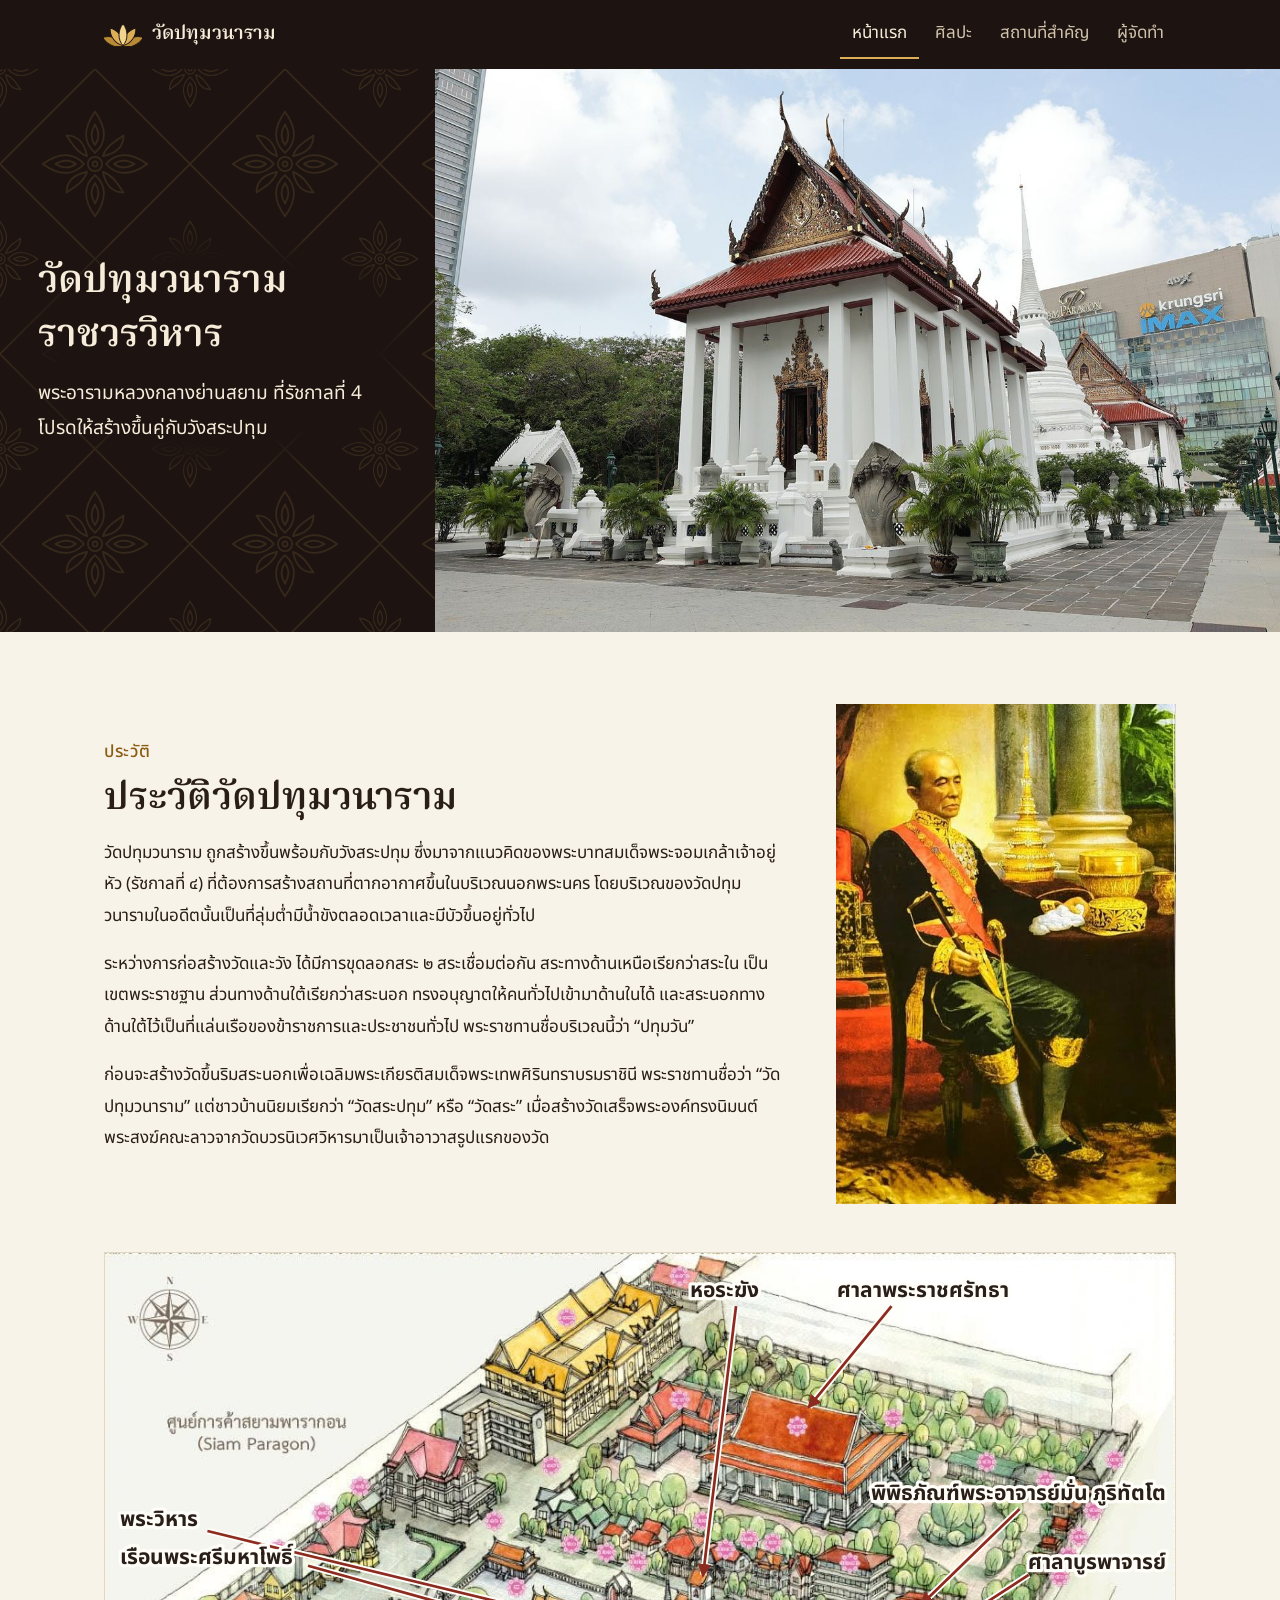
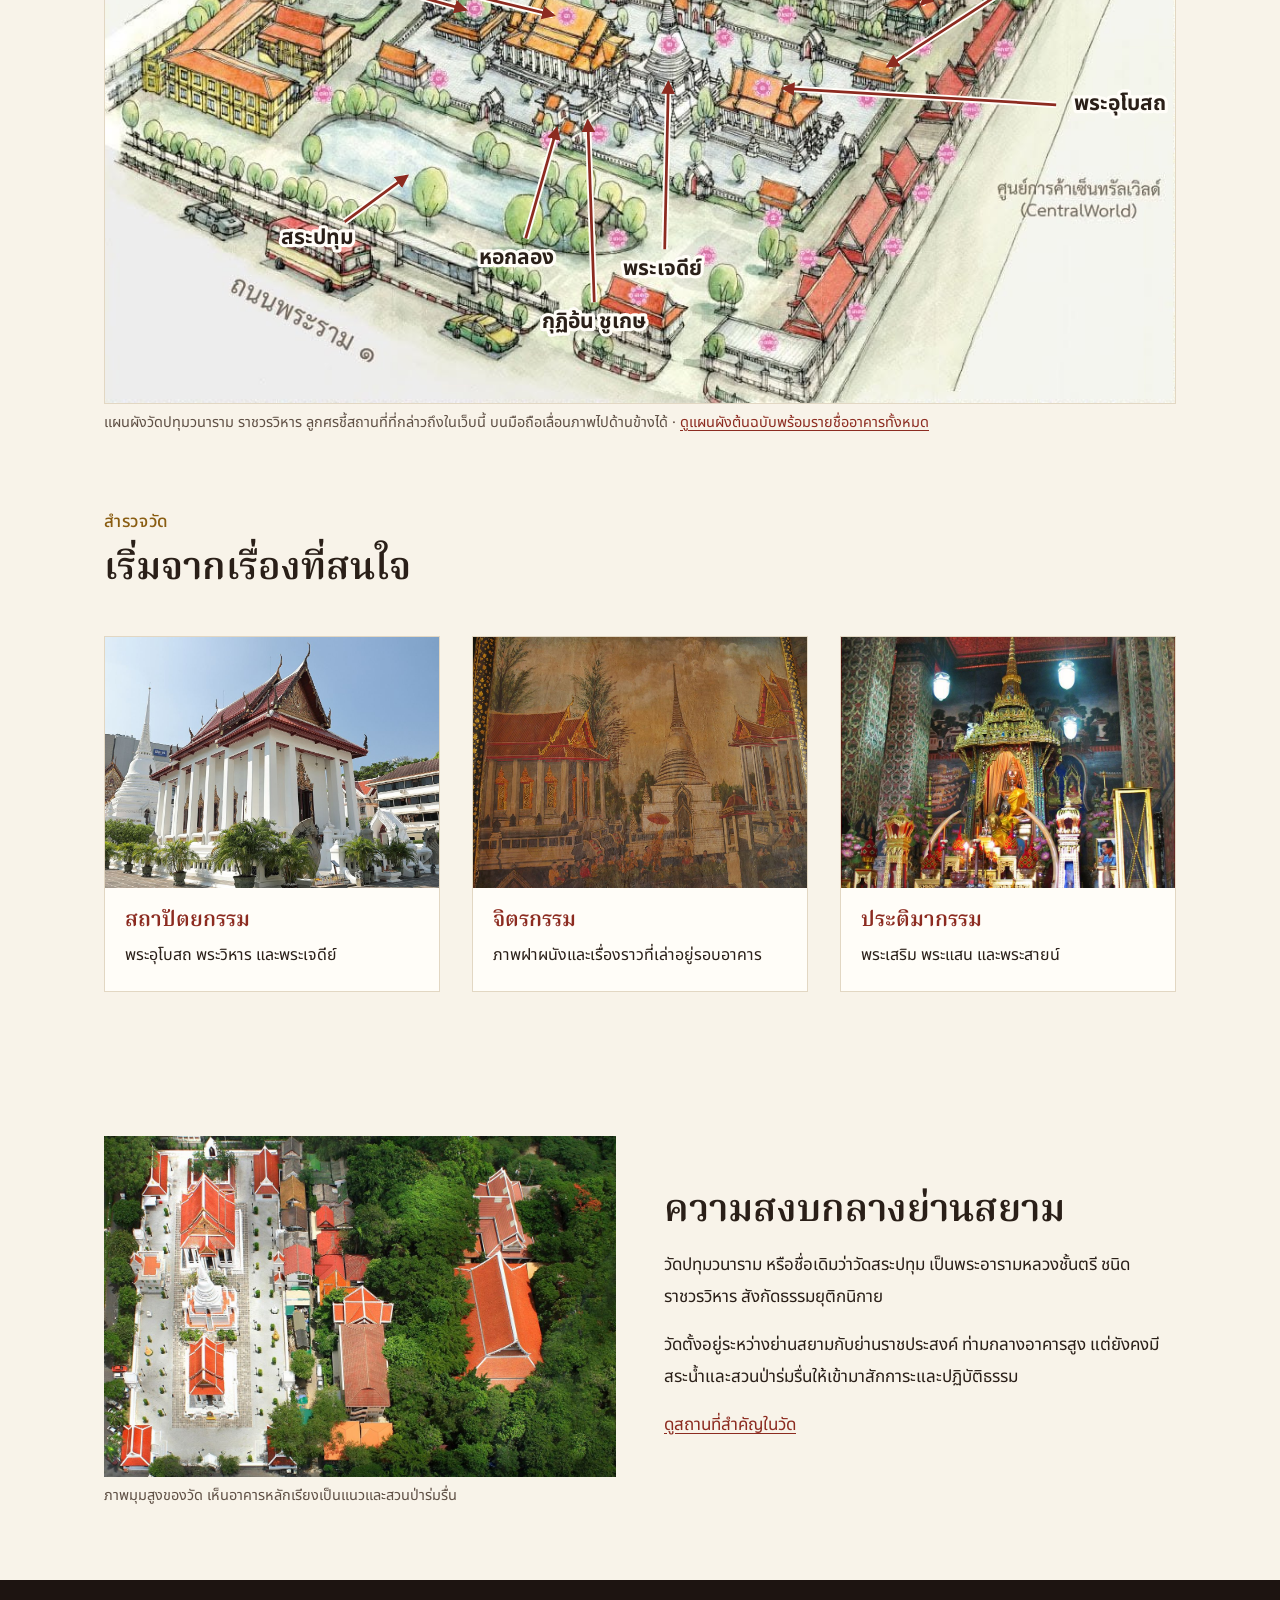
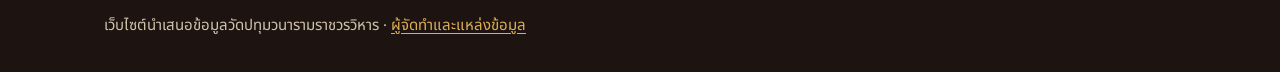
<file: index.html>
<!doctype html>
<html lang="th">
<head>
  <meta charset="utf-8">
  <meta name="viewport" content="width=device-width, initial-scale=1">
  <title>วัดปทุมวนารามราชวรวิหาร</title>
  <meta name="description" content="ข้อมูลศิลปะและสถานที่สำคัญของวัดปทุมวนารามราชวรวิหาร กรุงเทพมหานคร">
  <link rel="stylesheet" href="assets/css/style.css">
</head>
<body>
  <a class="skip" href="#main">ข้ามไปยังเนื้อหา</a>
  <header class="site-header">
    <div class="wrap">
      <a class="brand" href="index.html">วัดปทุมวนาราม</a>
      <nav class="site-nav" aria-label="เมนูหลัก">
        <a href="index.html" aria-current="page">หน้าแรก</a>
        <a href="art.html">ศิลปะ</a>
        <a href="places.html">สถานที่สำคัญ</a>
        <a href="credits.html">ผู้จัดทำ</a>
      </nav>
    </div>
  </header>

  <main id="main">
    <section class="hero">
      <img src="assets/img/hero.jpg" alt="พระอุโบสถ พระเจดีย์ และพระวิหารของวัดปทุมวนาราม" width="1400" height="933">
      <div class="wrap">
        <h1>วัดปทุมวนาราม<br>ราชวรวิหาร</h1>
        <p>พระอารามหลวงกลางย่านสยาม ที่รัชกาลที่ 4 โปรดให้สร้างขึ้นคู่กับวังสระปทุม</p>
      </div>
    </section>

    <section class="section">
      <div class="wrap">
        <div class="history">
          <div>
            <p class="eyebrow">ประวัติ</p>
            <h2>ประวัติวัดปทุมวนาราม</h2>
          <p>วัดปทุมวนาราม ถูกสร้างขึ้นพร้อมกับวังสระปทุม ซึ่งมาจากแนวคิดของพระบาทสมเด็จพระจอมเกล้าเจ้าอยู่หัว (รัชกาลที่ ๔) ที่ต้องการสร้างสถานที่ตากอากาศขึ้นในบริเวณนอกพระนคร โดยบริเวณของวัดปทุมวนารามในอดีตนั้นเป็นที่ลุ่มต่ำมีน้ำขังตลอดเวลาและมีบัวขึ้นอยู่ทั่วไป</p>
          <p>ระหว่างการก่อสร้างวัดและวัง ได้มีการขุดลอกสระ ๒ สระเชื่อมต่อกัน สระทางด้านเหนือเรียกว่าสระใน เป็นเขตพระราชฐาน ส่วนทางด้านใต้เรียกว่าสระนอก ทรงอนุญาตให้คนทั่วไปเข้ามาด้านในได้ และสระนอกทางด้านใต้ไว้เป็นที่แล่นเรือของข้าราชการและประชาชนทั่วไป พระราชทานชื่อบริเวณนี้ว่า “ปทุมวัน”</p>
          <p>ก่อนจะสร้างวัดขึ้นริมสระนอกเพื่อเฉลิมพระเกียรติสมเด็จพระเทพศิรินทราบรมราชินี พระราชทานชื่อว่า “วัดปทุมวนาราม” แต่ชาวบ้านนิยมเรียกว่า “วัดสระปทุม” หรือ “วัดสระ” เมื่อสร้างวัดเสร็จพระองค์ทรงนิมนต์พระสงฆ์คณะลาวจากวัดบวรนิเวศวิหารมาเป็นเจ้าอาวาสรูปแรกของวัด</p>
          </div>
          <figure>
            <img src="assets/img/portrait.jpg" alt="ภาพจิตรกรรมบุคคลนั่งเก้าอี้ แต่งกายชุดขุนนางสยามสีเข้มปักทอง สวมสายสะพายสีแดง" width="457" height="672">
          </figure>
        </div>
        <figure class="plan" style="margin-top:48px">
          <div class="plan-scroll" tabindex="0" role="region" aria-label="แผนผังวัดพร้อมลูกศรชี้อาคาร">
            <svg class="plan-map" viewBox="0 0 1170 820" role="img" aria-label="แผนผังวัดปทุมวนารามพร้อมลูกศรชี้ พระวิหาร เรือนพระศรีมหาโพธิ์ ศาลาพระราชศรัทธา หอระฆัง พิพิธภัณฑ์พระอาจารย์มั่น ภูริทัตโต ศาลาบูรพาจารย์ พระอุโบสถ พระเจดีย์ หอกลอง สระปทุม กุฏิอ้น ชูเกษ">
              <defs><marker id="tip" viewBox="0 0 10 10" refX="8" refY="5" markerWidth="5" markerHeight="5" orient="auto"><path d="M0 0 10 5 0 10Z" fill="#8c2b20"/></marker></defs>
              <image href="assets/img/temple-map.jpg" width="1170" height="820"/>
              <line class="halo" x1="112" y1="304" x2="490" y2="396"/>
              <line class="arrow" x1="112" y1="304" x2="490" y2="396" marker-end="url(#tip)"/>
              <line class="halo" x1="222" y1="342" x2="394" y2="390"/>
              <line class="arrow" x1="222" y1="342" x2="394" y2="390" marker-end="url(#tip)"/>
              <line class="halo" x1="860" y1="58" x2="770" y2="168"/>
              <line class="arrow" x1="860" y1="58" x2="770" y2="168" marker-end="url(#tip)"/>
              <line class="halo" x1="690" y1="58" x2="654" y2="352"/>
              <line class="arrow" x1="690" y1="58" x2="654" y2="352" marker-end="url(#tip)"/>
              <line class="halo" x1="1000" y1="280" x2="893" y2="384"/>
              <line class="arrow" x1="1000" y1="280" x2="893" y2="384" marker-end="url(#tip)"/>
              <line class="halo" x1="1010" y1="352" x2="856" y2="452"/>
              <line class="arrow" x1="1010" y1="352" x2="856" y2="452" marker-end="url(#tip)"/>
              <line class="halo" x1="1040" y1="494" x2="742" y2="476"/>
              <line class="arrow" x1="1040" y1="494" x2="742" y2="476" marker-end="url(#tip)"/>
              <line class="halo" x1="612" y1="652" x2="616" y2="470"/>
              <line class="arrow" x1="612" y1="652" x2="616" y2="470" marker-end="url(#tip)"/>
              <line class="halo" x1="460" y1="640" x2="494" y2="520"/>
              <line class="arrow" x1="460" y1="640" x2="494" y2="520" marker-end="url(#tip)"/>
              <line class="halo" x1="262" y1="622" x2="330" y2="572"/>
              <line class="arrow" x1="262" y1="622" x2="330" y2="572" marker-end="url(#tip)"/>
              <line class="halo" x1="535" y1="710" x2="528" y2="512"/>
              <line class="arrow" x1="535" y1="710" x2="528" y2="512" marker-end="url(#tip)"/>
              <text x="16" y="298" text-anchor="start">พระวิหาร</text>
              <text x="16" y="340" text-anchor="start">เรือนพระศรีมหาโพธิ์</text>
              <text x="800" y="48" text-anchor="start">ศาลาพระราชศรัทธา</text>
              <text x="640" y="48" text-anchor="start">หอระฆัง</text>
              <text x="1160" y="270" text-anchor="end">พิพิธภัณฑ์พระอาจารย์มั่น ภูริทัตโต</text>
              <text x="1160" y="345" text-anchor="end">ศาลาบูรพาจารย์</text>
              <text x="1160" y="500" text-anchor="end">พระอุโบสถ</text>
              <text x="610" y="680" text-anchor="middle">พระเจดีย์</text>
              <text x="450" y="668" text-anchor="middle">หอกลอง</text>
              <text x="232" y="646" text-anchor="middle">สระปทุม</text>
              <text x="535" y="738" text-anchor="middle">กุฏิอ้น ชูเกษ</text>
            </svg>
          </div>
          <figcaption>แผนผังวัดปทุมวนาราม ราชวรวิหาร ลูกศรชี้สถานที่ที่กล่าวถึงในเว็บนี้ บนมือถือเลื่อนภาพไปด้านข้างได้ · <a href="assets/img/temple-plan.jpg">ดูแผนผังต้นฉบับพร้อมรายชื่ออาคารทั้งหมด</a></figcaption>
        </figure>
      </div>
    </section>

    <section class="section" style="padding-top:0">
      <div class="wrap">
        <p class="eyebrow">สำรวจวัด</p>
        <h2>เริ่มจากเรื่องที่สนใจ</h2>
        <div class="cards">
          <a class="card" href="art.html#architecture">
            <img src="assets/img/ubosot.jpg" alt="พระอุโบสถวัดปทุมวนาราม" width="1400" height="933" loading="lazy">
            <div class="card-body"><h3>สถาปัตยกรรม</h3><p>พระอุโบสถ พระวิหาร และพระเจดีย์</p></div>
          </a>
          <a class="card" href="art.html#painting">
            <img src="assets/img/mural-temple.jpg" alt="จิตรกรรมฝาผนังภาพวัดและเจดีย์" width="1400" height="1051" loading="lazy">
            <div class="card-body"><h3>จิตรกรรม</h3><p>ภาพฝาผนังและเรื่องราวที่เล่าอยู่รอบอาคาร</p></div>
          </a>
          <a class="card" href="art.html#sculpture">
            <img src="assets/img/phra-serm.jpg" alt="พระเสริมและพระแสนในพระวิหาร" width="1400" height="1612" loading="lazy">
            <div class="card-body"><h3>ประติมากรรม</h3><p>พระเสริม พระแสน และพระสายน์</p></div>
          </a>
        </div>
      </div>
    </section>

    <section class="section">
      <div class="wrap feature" style="margin-top:0">
        <figure>
          <img src="assets/img/aerial.jpg" alt="ภาพมุมสูงของวัดปทุมวนาราม เห็นพระวิหาร พระเจดีย์ พระอุโบสถ และสวนป่าด้านข้าง" width="1280" height="853" loading="lazy">
          <figcaption>ภาพมุมสูงของวัด เห็นอาคารหลักเรียงเป็นแนวและสวนป่าร่มรื่น</figcaption>
        </figure>
        <div>
          <h2>ความสงบกลางย่านสยาม</h2>
          <p>วัดปทุมวนาราม หรือชื่อเดิมว่าวัดสระปทุม เป็นพระอารามหลวงชั้นตรี ชนิดราชวรวิหาร สังกัดธรรมยุติกนิกาย</p>
          <p>วัดตั้งอยู่ระหว่างย่านสยามกับย่านราชประสงค์ ท่ามกลางอาคารสูง แต่ยังคงมีสระน้ำและสวนป่าร่มรื่นให้เข้ามาสักการะและปฏิบัติธรรม</p>
          <p><a href="places.html">ดูสถานที่สำคัญในวัด</a></p>
        </div>
      </div>
    </section>
  </main>

  <footer class="site-footer">
    <div class="wrap"><p>เว็บไซต์นำเสนอข้อมูลวัดปทุมวนารามราชวรวิหาร · <a href="credits.html">ผู้จัดทำและแหล่งข้อมูล</a></p></div>
  </footer>
</body>
</html>
</file>
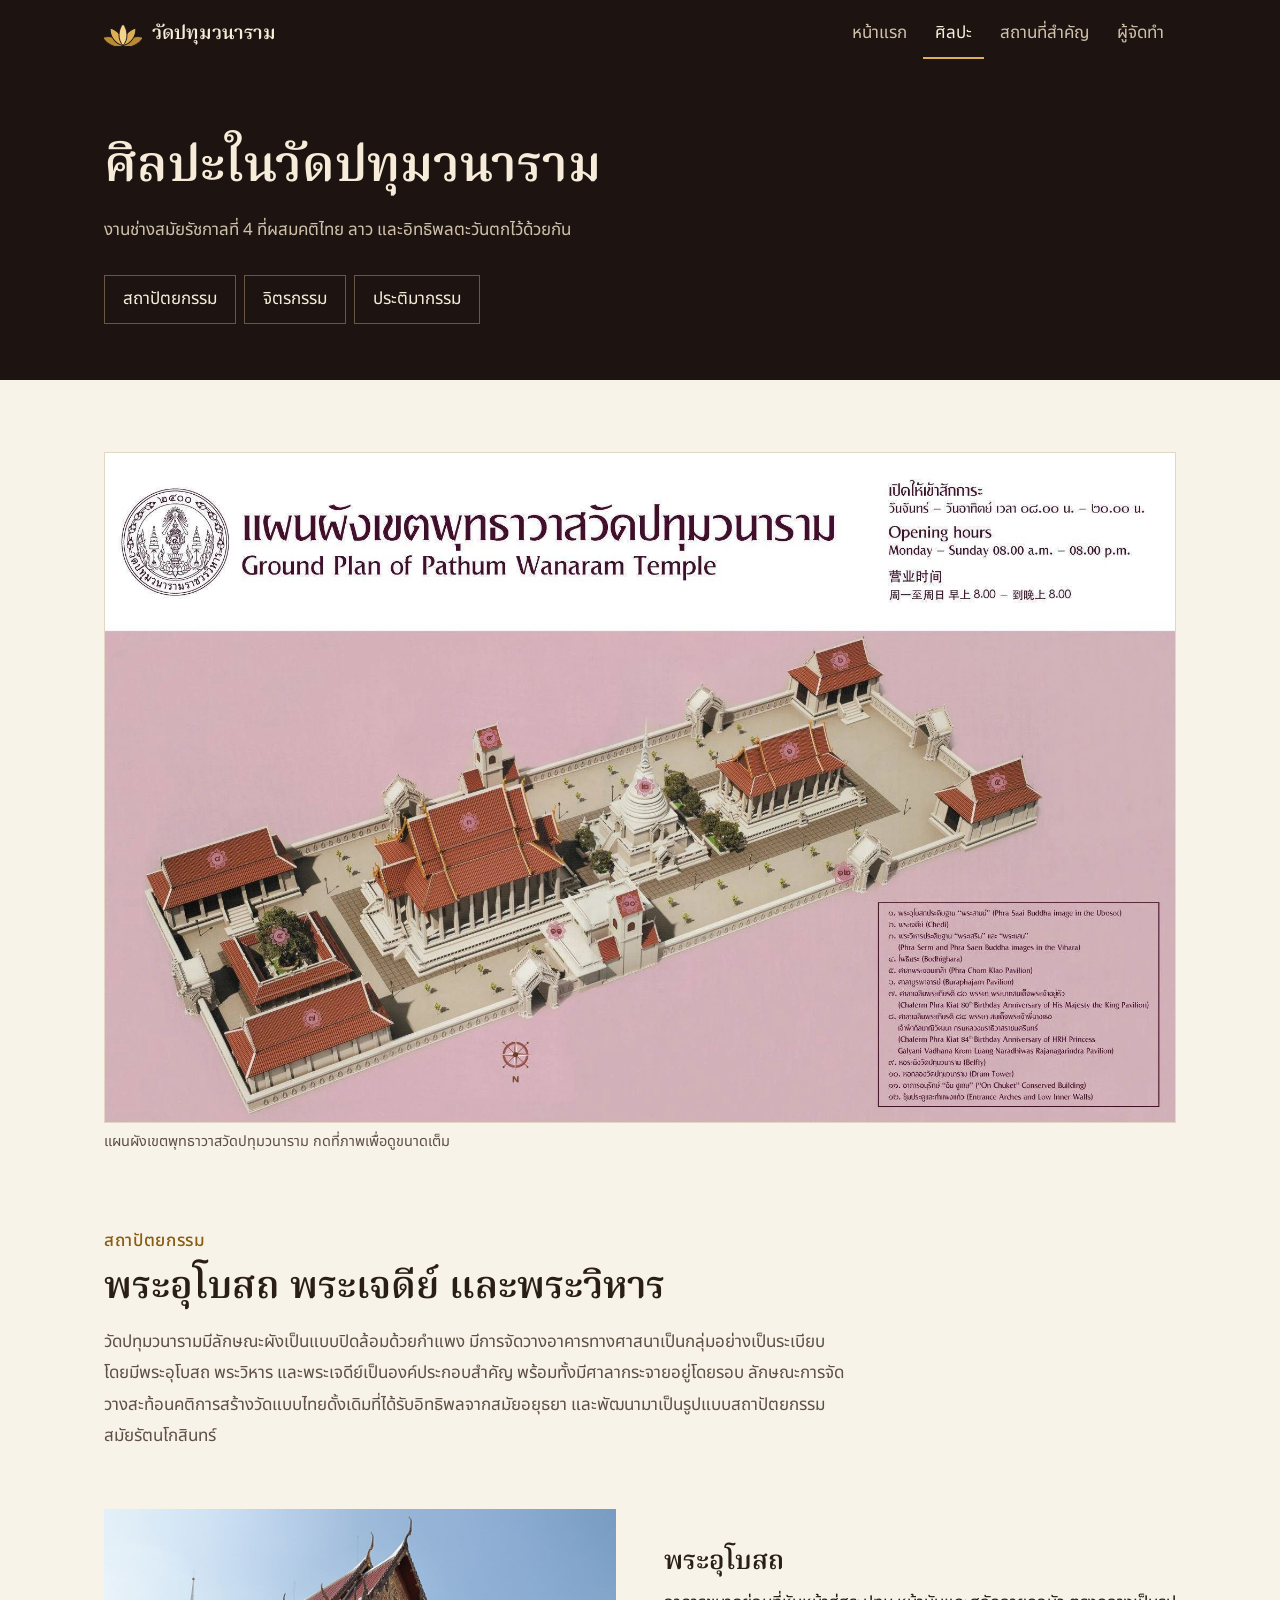
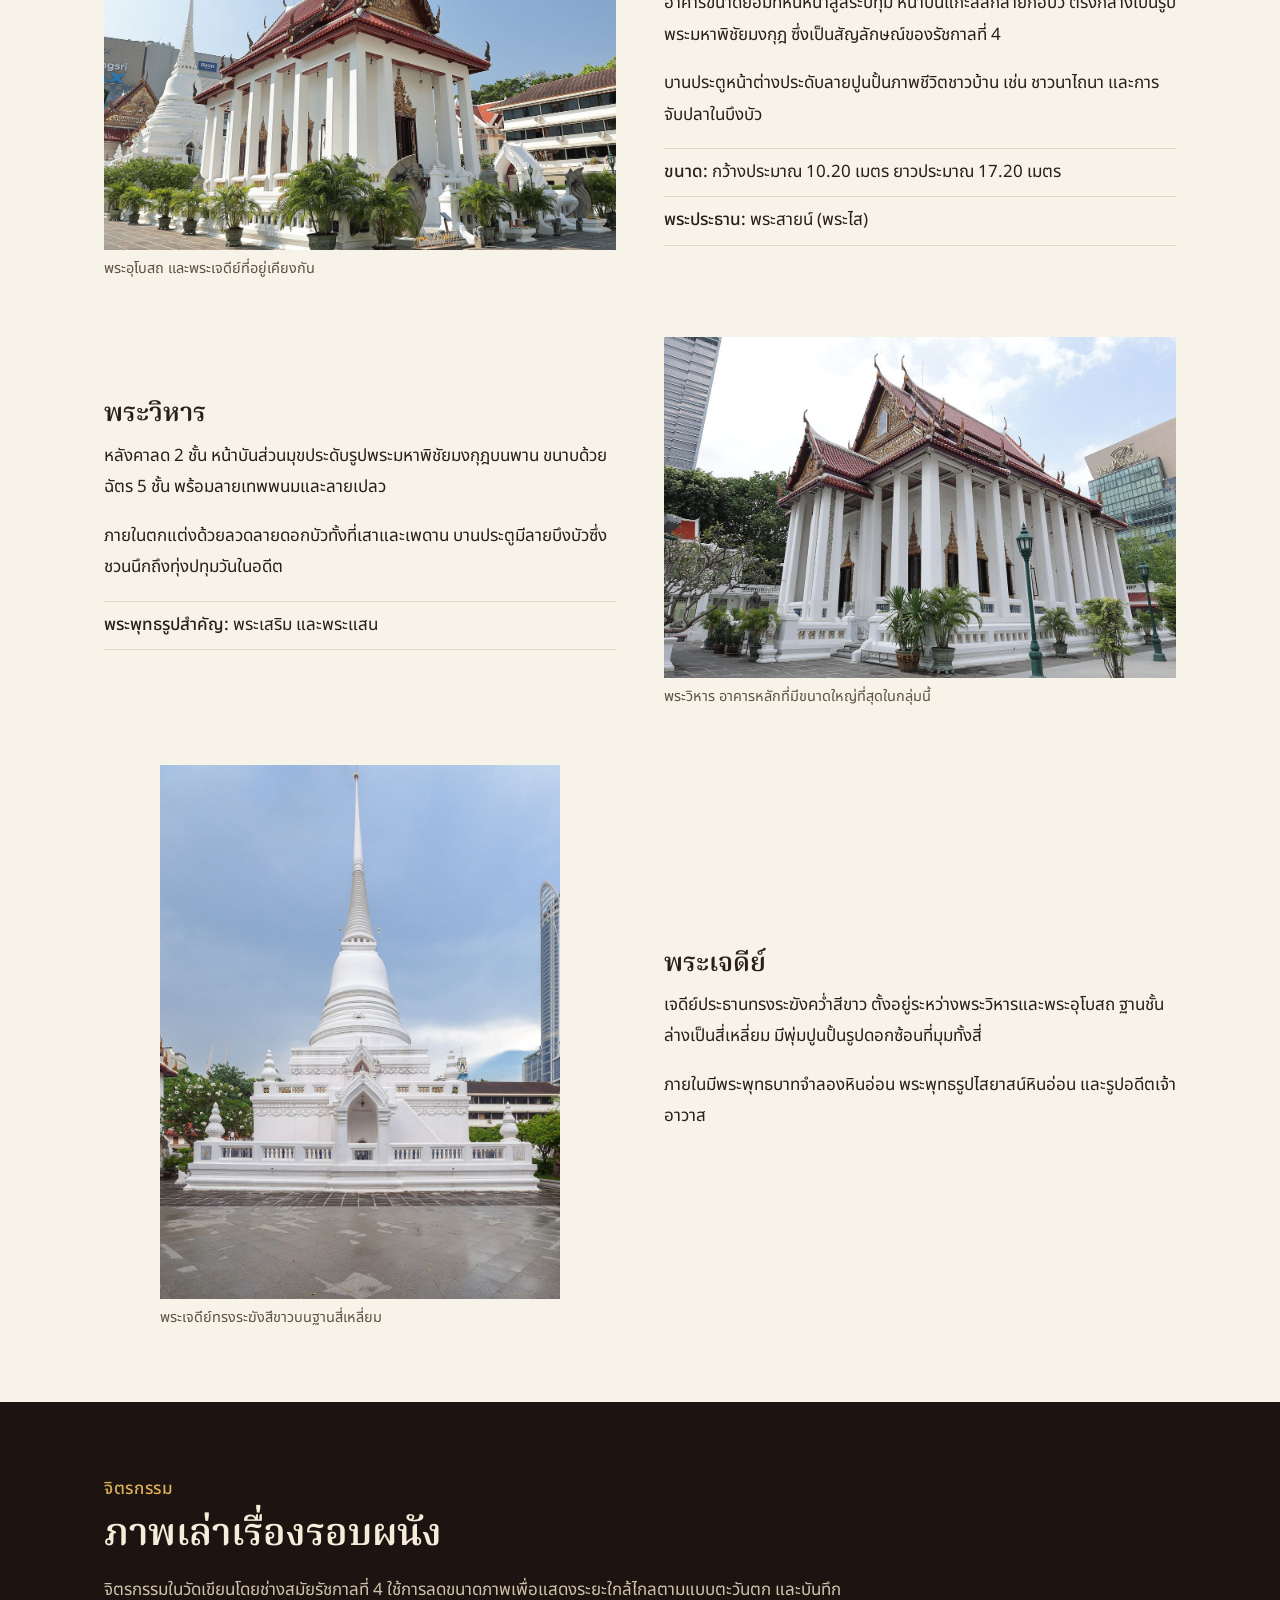
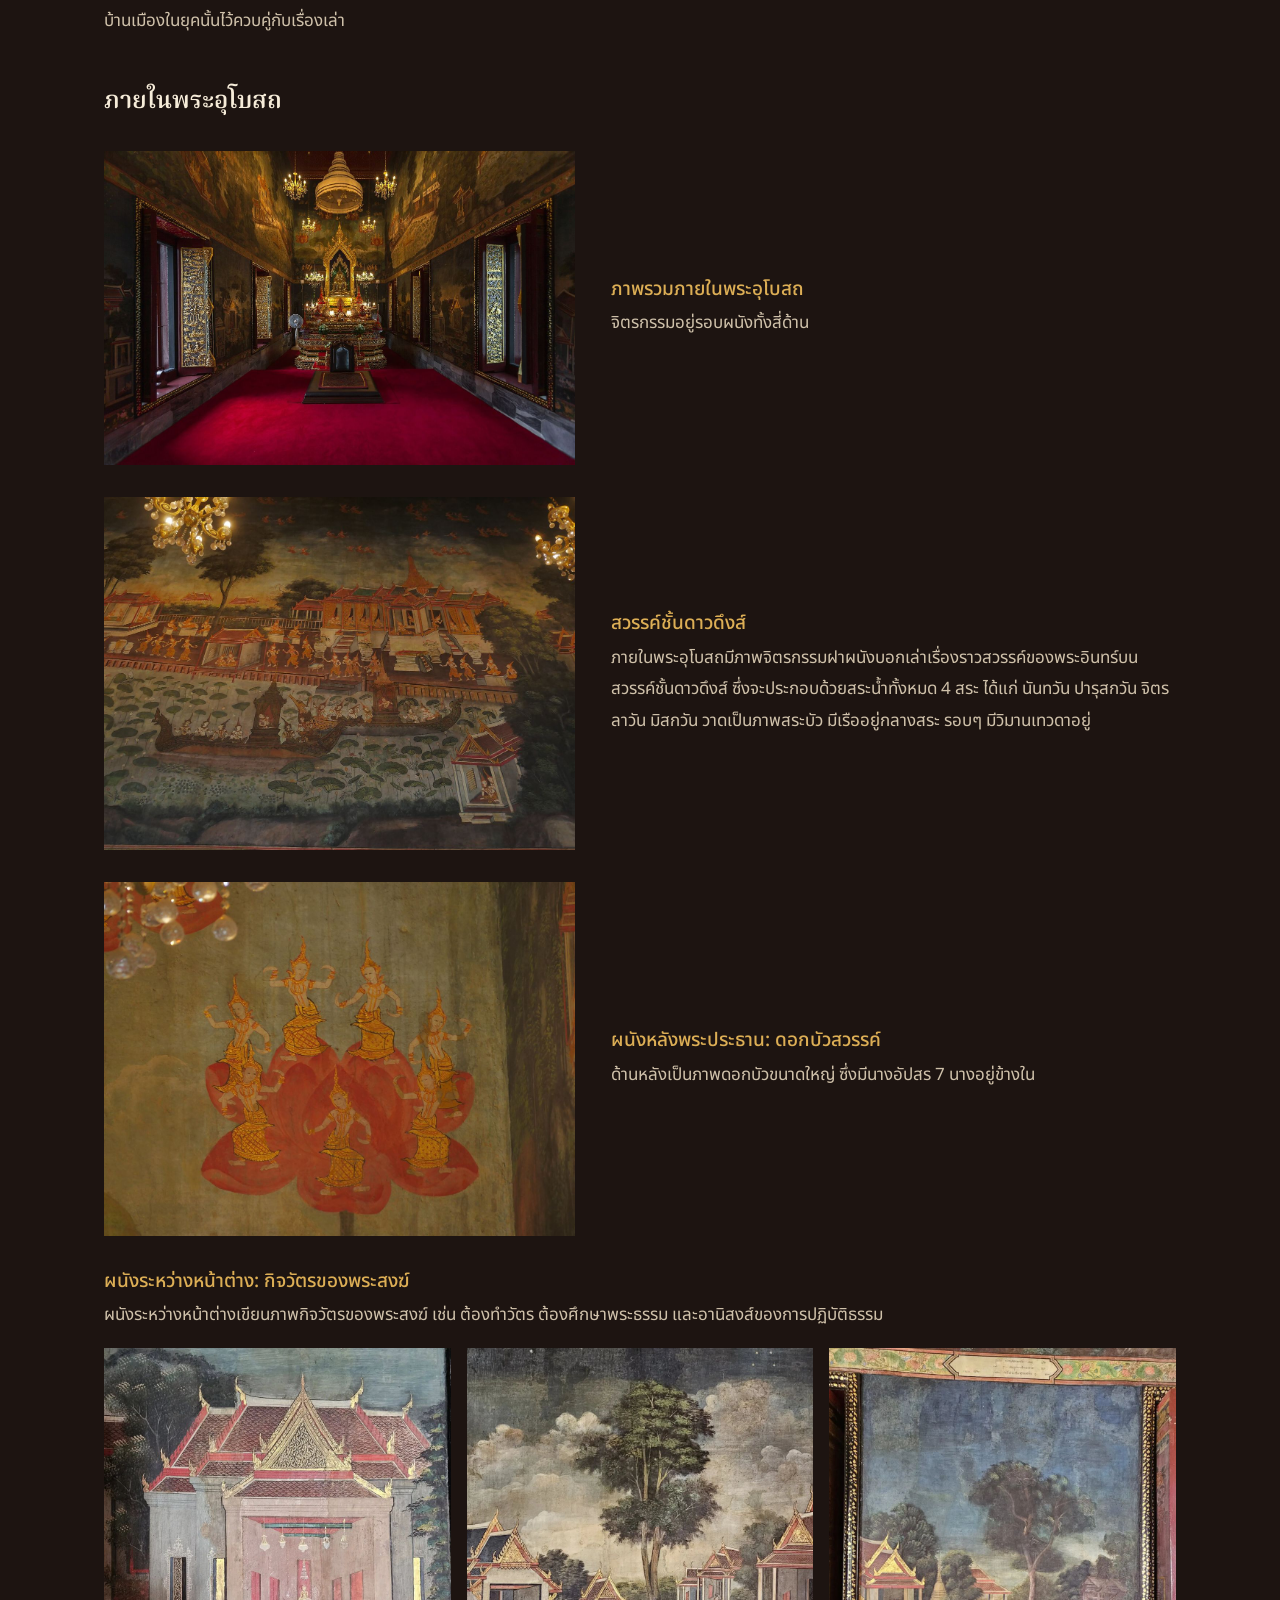
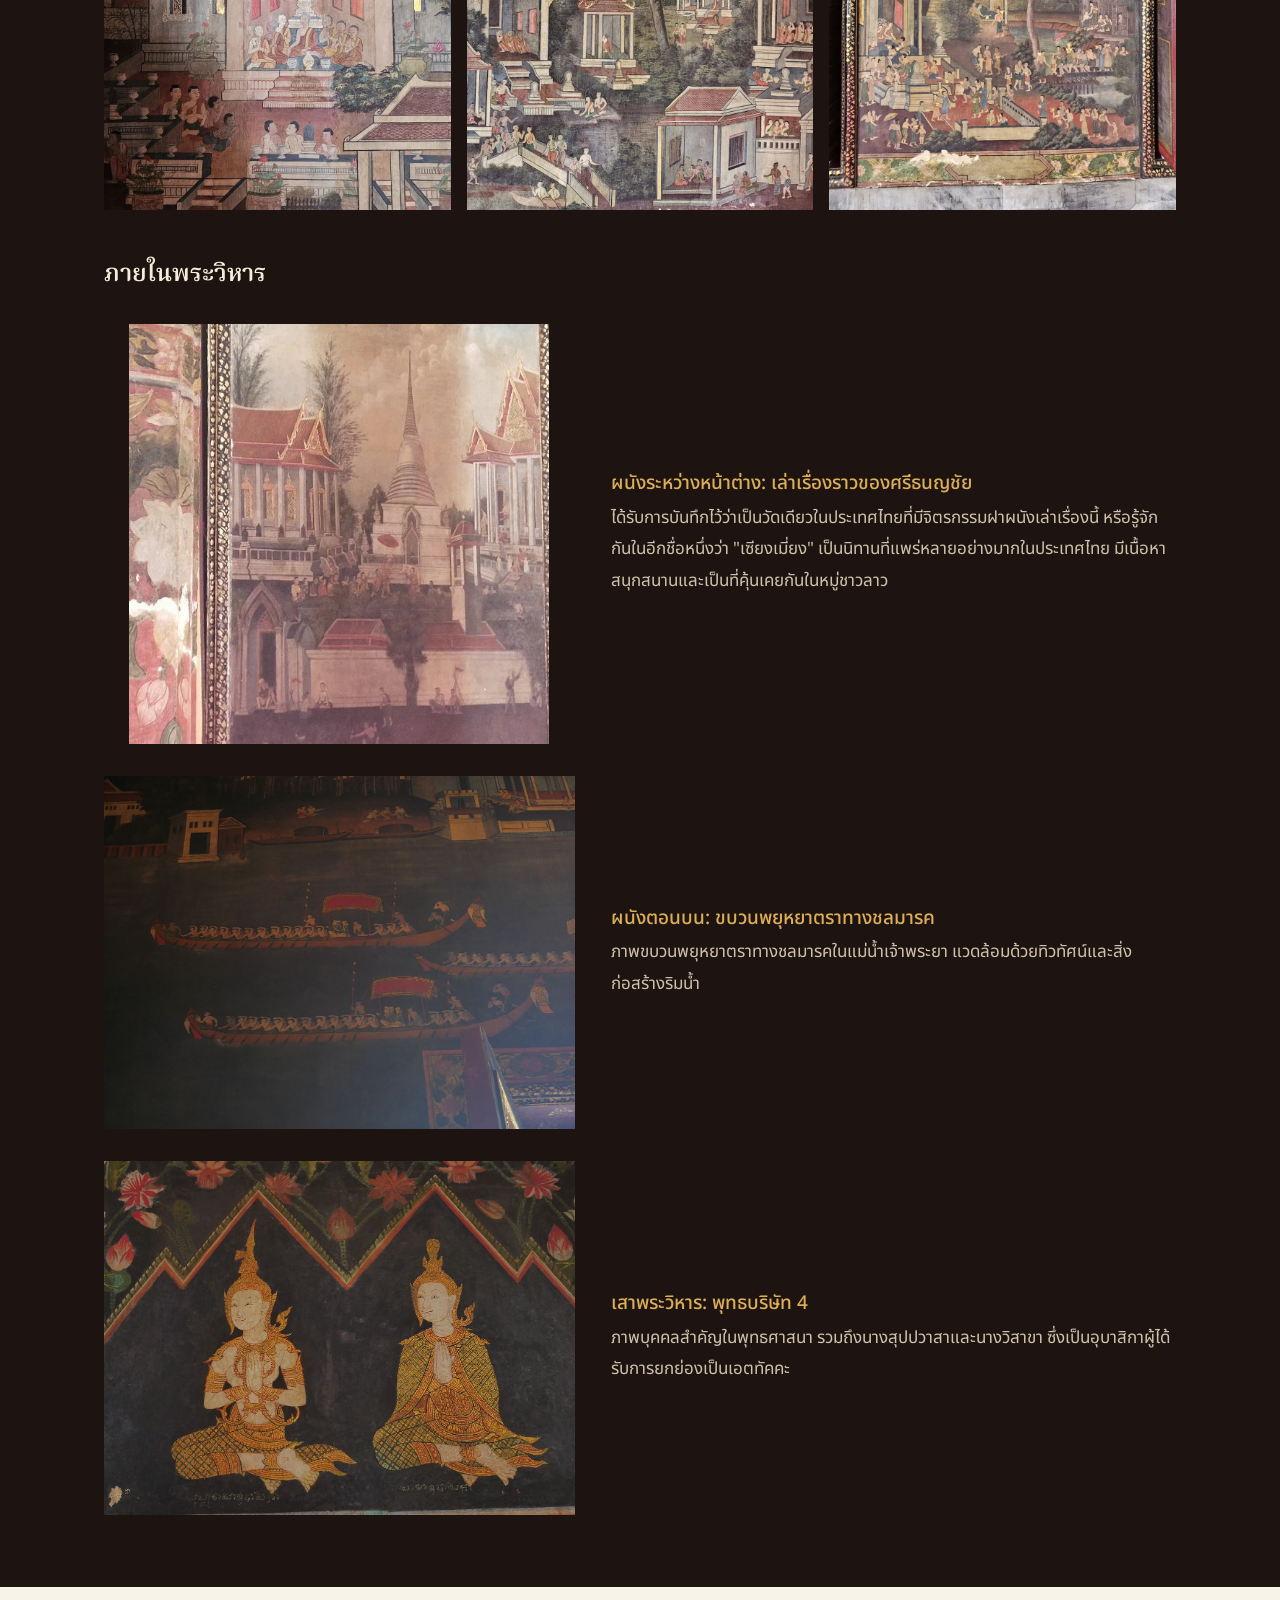
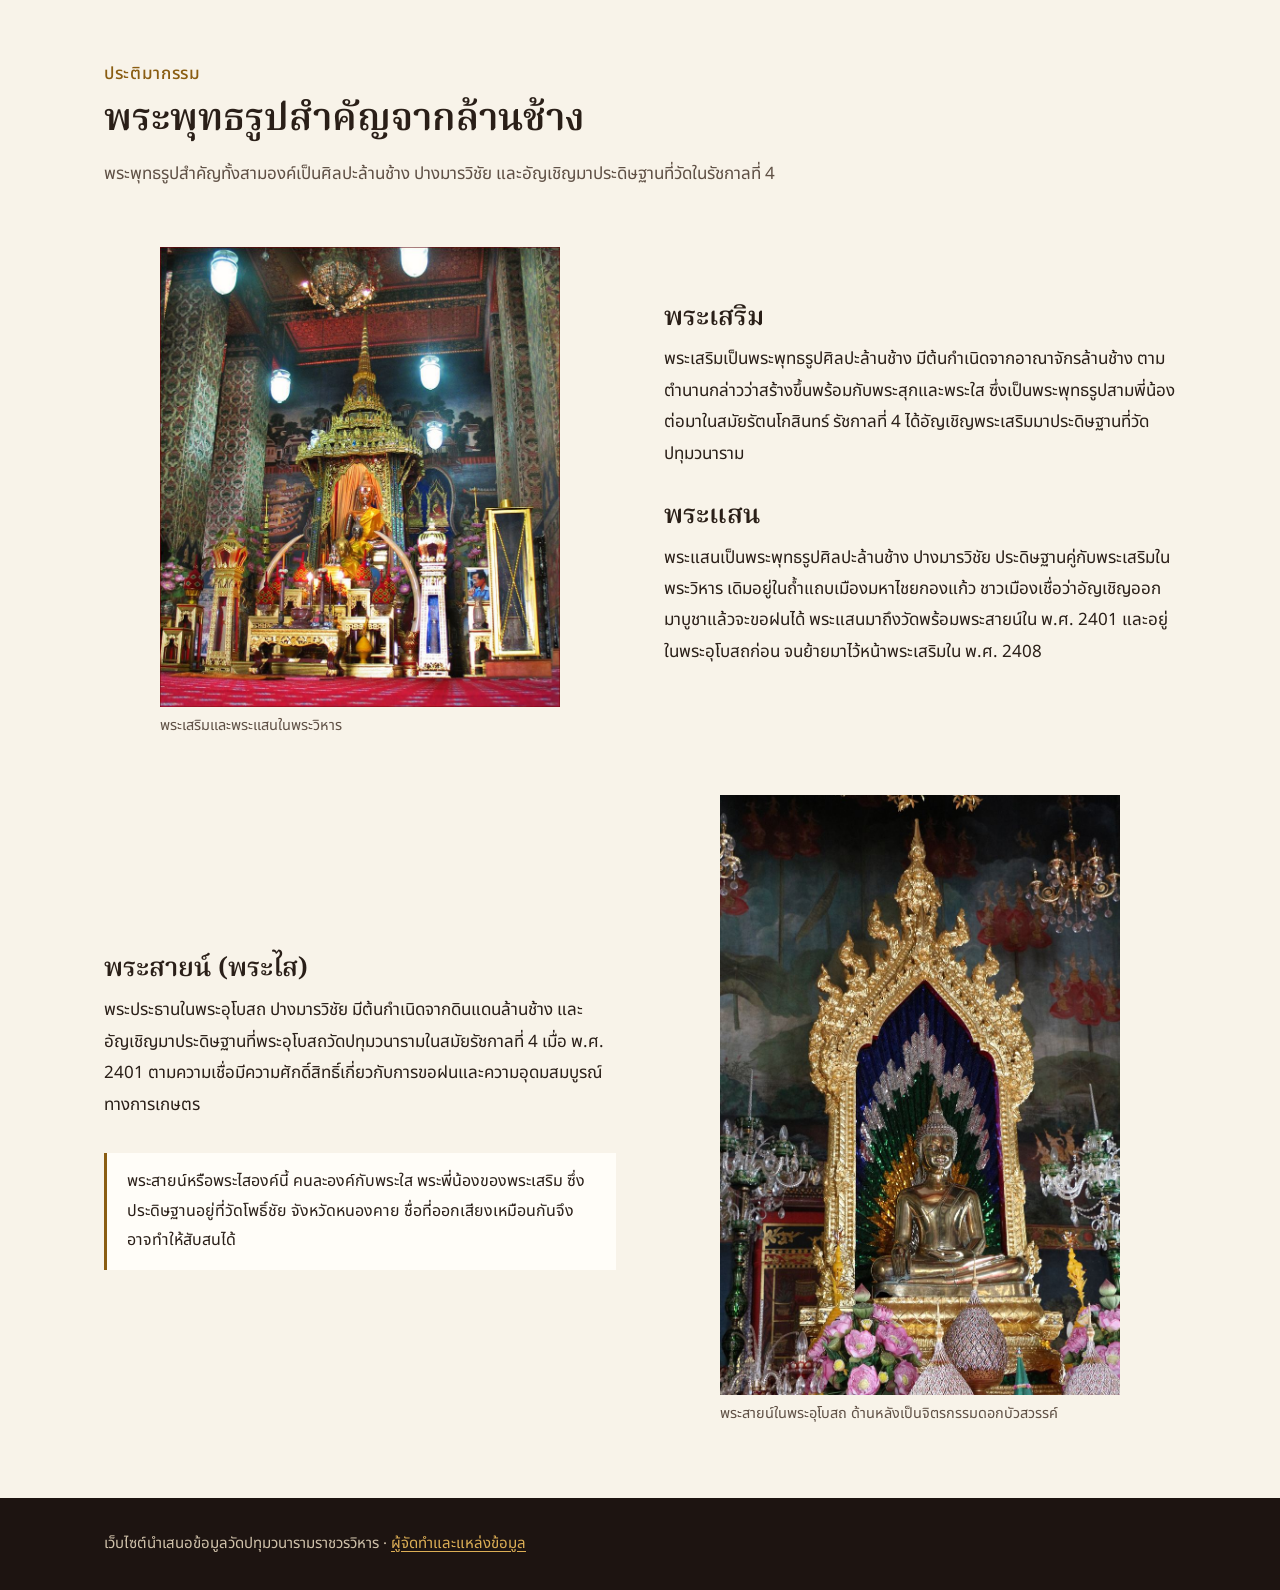
<file: art.html>
<!doctype html>
<html lang="th">
<head>
  <meta charset="utf-8">
  <meta name="viewport" content="width=device-width, initial-scale=1">
  <title>ศิลปะ | วัดปทุมวนาราม</title>
  <meta name="description" content="สถาปัตยกรรม จิตรกรรม และประติมากรรมของวัดปทุมวนารามราชวรวิหาร">
  <link rel="stylesheet" href="assets/css/style.css">
</head>
<body>
  <a class="skip" href="#main">ข้ามไปยังเนื้อหา</a>
  <header class="site-header">
    <div class="wrap">
      <a class="brand" href="index.html">วัดปทุมวนาราม</a>
      <nav class="site-nav" aria-label="เมนูหลัก">
        <a href="index.html">หน้าแรก</a>
        <a href="art.html" aria-current="page">ศิลปะ</a>
        <a href="places.html">สถานที่สำคัญ</a>
        <a href="credits.html">ผู้จัดทำ</a>
      </nav>
    </div>
  </header>

  <main id="main">
    <div class="page-head">
      <div class="wrap">
        <h1>ศิลปะในวัดปทุมวนาราม</h1>
        <p>งานช่างสมัยรัชกาลที่ 4 ที่ผสมคติไทย ลาว และอิทธิพลตะวันตกไว้ด้วยกัน</p>
        <nav class="subnav" aria-label="หมวดศิลปะ">
          <a href="#architecture">สถาปัตยกรรม</a>
          <a href="#painting">จิตรกรรม</a>
          <a href="#sculpture">ประติมากรรม</a>
        </nav>
      </div>
    </div>

    <section class="section" id="plan" style="padding-bottom:0">
      <div class="wrap">
        <figure class="plan">
          <a href="assets/img/ground-plan.jpg"><img src="assets/img/ground-plan.jpg" alt="แผนผังเขตพุทธาวาสวัดปทุมวนาราม แสดงพระอุโบสถ พระเจดีย์ พระวิหาร โพธิฆระ ศาลาต่างๆ หอระฆัง หอกลอง อาคารอนุรักษ์อ้น ชูเกษ ซุ้มประตูและกำแพงแก้ว" width="2000" height="1250"></a>
          <figcaption>แผนผังเขตพุทธาวาสวัดปทุมวนาราม กดที่ภาพเพื่อดูขนาดเต็ม</figcaption>
        </figure>
      </div>
    </section>

    <section class="section" id="architecture">
      <div class="wrap">
        <p class="eyebrow">สถาปัตยกรรม</p>
        <h2>พระอุโบสถ พระเจดีย์ และพระวิหาร</h2>
        <p class="lead">วัดปทุมวนารามมีลักษณะผังเป็นแบบปิดล้อมด้วยกำแพง มีการจัดวางอาคารทางศาสนาเป็นกลุ่มอย่างเป็นระเบียบ โดยมีพระอุโบสถ พระวิหาร และพระเจดีย์เป็นองค์ประกอบสำคัญ พร้อมทั้งมีศาลากระจายอยู่โดยรอบ ลักษณะการจัดวางสะท้อนคติการสร้างวัดแบบไทยดั้งเดิมที่ได้รับอิทธิพลจากสมัยอยุธยา และพัฒนามาเป็นรูปแบบสถาปัตยกรรมสมัยรัตนโกสินทร์</p>

        <article class="feature">
          <figure>
            <img src="assets/img/ubosot.jpg" alt="พระอุโบสถ อาคารหลังคาซ้อนสีแดง มีเสาสีขาวรายรอบ" width="1400" height="933" loading="lazy">
            <figcaption>พระอุโบสถ และพระเจดีย์ที่อยู่เคียงกัน</figcaption>
          </figure>
          <div>
            <h3>พระอุโบสถ</h3>
            <p>อาคารขนาดย่อมที่หันหน้าสู่สระปทุม หน้าบันแกะสลักลายกอบัว ตรงกลางเป็นรูปพระมหาพิชัยมงกุฎ ซึ่งเป็นสัญลักษณ์ของรัชกาลที่ 4</p>
            <p>บานประตูหน้าต่างประดับลายปูนปั้นภาพชีวิตชาวบ้าน เช่น ชาวนาไถนา และการจับปลาในบึงบัว</p>
            <ul class="facts">
              <li><b>ขนาด:</b> กว้างประมาณ 10.20 เมตร ยาวประมาณ 17.20 เมตร</li>
              <li><b>พระประธาน:</b> พระสายน์ (พระไส)</li>
            </ul>
          </div>
        </article>

        <article class="feature">
          <figure>
            <img src="assets/img/vihara.jpg" alt="พระวิหาร อาคารเสาสีขาวขนาดใหญ่ ด้านหลังเป็นอาคารสูงของย่านสยาม" width="1400" height="933" loading="lazy">
            <figcaption>พระวิหาร อาคารหลักที่มีขนาดใหญ่ที่สุดในกลุ่มนี้</figcaption>
          </figure>
          <div>
            <h3>พระวิหาร</h3>
            <p>หลังคาลด 2 ชั้น หน้าบันส่วนมุขประดับรูปพระมหาพิชัยมงกุฎบนพาน ขนาบด้วยฉัตร 5 ชั้น พร้อมลายเทพพนมและลายเปลว</p>
            <p>ภายในตกแต่งด้วยลวดลายดอกบัวทั้งที่เสาและเพดาน บานประตูมีลายบึงบัวซึ่งชวนนึกถึงทุ่งปทุมวันในอดีต</p>
            <ul class="facts">
              <li><b>พระพุทธรูปสำคัญ:</b> พระเสริม และพระแสน</li>
            </ul>
          </div>
        </article>

        <article class="feature">
          <figure class="tall">
            <img src="assets/img/chedi.jpg" alt="พระเจดีย์ทรงระฆังสีขาว บนฐานสี่เหลี่ยม" width="1400" height="1867" loading="lazy">
            <figcaption>พระเจดีย์ทรงระฆังสีขาวบนฐานสี่เหลี่ยม</figcaption>
          </figure>
          <div>
            <h3>พระเจดีย์</h3>
            <p>เจดีย์ประธานทรงระฆังคว่ำสีขาว ตั้งอยู่ระหว่างพระวิหารและพระอุโบสถ ฐานชั้นล่างเป็นสี่เหลี่ยม มีพุ่มปูนปั้นรูปดอกซ้อนที่มุมทั้งสี่</p>
            <p>ภายในมีพระพุทธบาทจำลองหินอ่อน พระพุทธรูปไสยาสน์หินอ่อน และรูปอดีตเจ้าอาวาส</p>
          </div>
        </article>
      </div>
    </section>

    <section class="section section-dark" id="painting">
      <div class="wrap">
        <p class="eyebrow">จิตรกรรม</p>
        <h2>ภาพเล่าเรื่องรอบผนัง</h2>
        <p class="lead">จิตรกรรมในวัดเขียนโดยช่างสมัยรัชกาลที่ 4 ใช้การลดขนาดภาพเพื่อแสดงระยะใกล้ไกลตามแบบตะวันตก และบันทึกบ้านเมืองในยุคนั้นไว้ควบคู่กับเรื่องเล่า</p>

        <div class="mural-group">
          <h3>ภายในพระอุโบสถ</h3>
          <article class="pair">
            <img src="assets/img/ubosot-inside.jpg" alt="ภายในพระอุโบสถ พระสายน์อยู่กลางผนัง รอบด้านเป็นจิตรกรรมและบานหน้าต่างปิดทอง" width="1280" height="853" loading="lazy">
            <div>
              <h4>ภาพรวมภายในพระอุโบสถ</h4>
              <p>จิตรกรรมอยู่รอบผนังทั้งสี่ด้าน</p>
            </div>
          </article>
          <article class="pair">
            <img src="assets/img/mural-city.jpg" alt="จิตรกรรมสระบัว มีเรืออยู่กลางสระ รอบๆ เป็นวิมานเทวดา" width="1280" height="961" loading="lazy">
            <div>
              <h4>สวรรค์ชั้นดาวดึงส์</h4>
              <p>ภายในพระอุโบสถมีภาพจิตรกรรมฝาผนังบอกเล่าเรื่องราวสวรรค์ของพระอินทร์บนสวรรค์ชั้นดาวดึงส์ ซึ่งจะประกอบด้วยสระน้ำทั้งหมด 4 สระ ได้แก่ นันทวัน ปารุสกวัน จิตรลาวัน มิสกวัน วาดเป็นภาพสระบัว มีเรืออยู่กลางสระ รอบๆ มีวิมานเทวดาอยู่</p>
            </div>
          </article>
          <article class="pair">
            <img src="assets/img/mural-angels.jpg" alt="นางอัปสรฟ้อนรำบนดอกบัวสีแดง" width="1280" height="961" loading="lazy">
            <div>
              <h4>ผนังหลังพระประธาน: ดอกบัวสวรรค์</h4>
              <p>ด้านหลังเป็นภาพดอกบัวขนาดใหญ่ ซึ่งมีนางอัปสร 7 นางอยู่ข้างใน</p>
            </div>
          </article>
          <article class="pair-wide">
            <h4>ผนังระหว่างหน้าต่าง: กิจวัตรของพระสงฆ์</h4>
            <p>ผนังระหว่างหน้าต่างเขียนภาพกิจวัตรของพระสงฆ์ เช่น ต้องทำวัตร ต้องศึกษาพระธรรม และอานิสงส์ของการปฏิบัติธรรม</p>
            <div class="pair-images">
              <img src="assets/img/mural-monks-1.jpg" alt="จิตรกรรมพระสงฆ์นั่งในอาคาร มีฆราวาสอยู่ด้านล่าง" width="960" height="1280" loading="lazy">
              <img src="assets/img/mural-monks-2.jpg" alt="จิตรกรรมกุฏิและศาลาริมน้ำ มีพระสงฆ์และชาวบ้าน" width="960" height="1280" loading="lazy">
              <img src="assets/img/mural-monks-3.jpg" alt="จิตรกรรมชาวบ้านถือขันเดินไปวัด ระหว่างบานหน้าต่าง" width="960" height="1280" loading="lazy">
            </div>
          </article>
        </div>

        <div class="mural-group">
          <h3>ภายในพระวิหาร</h3>
          <article class="pair">
            <img src="assets/img/mural-sri.jpg" alt="จิตรกรรมภาพวัด เจดีย์ กำแพงวัด และผู้คน" width="543" height="543" loading="lazy">
            <div>
              <h4>ผนังระหว่างหน้าต่าง: เล่าเรื่องราวของศรีธนญชัย</h4>
              <p>ได้รับการบันทึกไว้ว่าเป็นวัดเดียวในประเทศไทยที่มีจิตรกรรมฝาผนังเล่าเรื่องนี้ หรือรู้จักกันในอีกชื่อหนึ่งว่า "เซียงเมี่ยง" เป็นนิทานที่แพร่หลายอย่างมากในประเทศไทย มีเนื้อหาสนุกสนานและเป็นที่คุ้นเคยกันในหมู่ชาวลาว</p>
            </div>
          </article>
          <article class="pair">
            <img src="assets/img/mural-barge.jpg" alt="จิตรกรรมขบวนเรือยาวบนผืนน้ำสีเข้ม" width="1280" height="961" loading="lazy">
            <div>
              <h4>ผนังตอนบน: ขบวนพยุหยาตราทางชลมารค</h4>
              <p>ภาพขบวนพยุหยาตราทางชลมารคในแม่น้ำเจ้าพระยา แวดล้อมด้วยทิวทัศน์และสิ่งก่อสร้างริมน้ำ</p>
            </div>
          </article>
          <article class="pair">
            <img src="assets/img/mural-laity.jpg" alt="ภาพบุคคลนั่งประนมมือบนพื้นหลังสีเข้ม" width="1280" height="961" loading="lazy">
            <div>
              <h4>เสาพระวิหาร: พุทธบริษัท 4</h4>
              <p>ภาพบุคคลสำคัญในพุทธศาสนา รวมถึงนางสุปปวาสาและนางวิสาขา ซึ่งเป็นอุบาสิกาผู้ได้รับการยกย่องเป็นเอตทัคคะ</p>
            </div>
          </article>
        </div>
      </div>
    </section>

    <section class="section" id="sculpture">
      <div class="wrap">
        <p class="eyebrow">ประติมากรรม</p>
        <h2>พระพุทธรูปสำคัญจากล้านช้าง</h2>
        <p class="lead">พระพุทธรูปสำคัญทั้งสามองค์เป็นศิลปะล้านช้าง ปางมารวิชัย และอัญเชิญมาประดิษฐานที่วัดในรัชกาลที่ 4</p>

        <article class="feature">
          <figure class="tall">
            <img src="assets/img/phra-serm.jpg" alt="พระเสริมและพระแสนบนฐานชุกชีในพระวิหาร" width="1400" height="1612" loading="lazy">
            <figcaption>พระเสริมและพระแสนในพระวิหาร</figcaption>
          </figure>
          <div>
            <h3>พระเสริม</h3>
            <p>พระเสริมเป็นพระพุทธรูปศิลปะล้านช้าง มีต้นกำเนิดจากอาณาจักรล้านช้าง ตามตำนานกล่าวว่าสร้างขึ้นพร้อมกับพระสุกและพระใส ซึ่งเป็นพระพุทธรูปสามพี่น้อง ต่อมาในสมัยรัตนโกสินทร์ รัชกาลที่ 4 ได้อัญเชิญพระเสริมมาประดิษฐานที่วัดปทุมวนาราม</p>
            <h3 style="margin-top:28px">พระแสน</h3>
            <p>พระแสนเป็นพระพุทธรูปศิลปะล้านช้าง ปางมารวิชัย ประดิษฐานคู่กับพระเสริมในพระวิหาร เดิมอยู่ในถ้ำแถบเมืองมหาไชยกองแก้ว ชาวเมืองเชื่อว่าอัญเชิญออกมาบูชาแล้วจะขอฝนได้ พระแสนมาถึงวัดพร้อมพระสายน์ใน พ.ศ. 2401 และอยู่ในพระอุโบสถก่อน จนย้ายมาไว้หน้าพระเสริมใน พ.ศ. 2408</p>
          </div>
        </article>

        <article class="feature">
          <figure class="tall">
            <img src="assets/img/phra-sai-close.jpg" alt="พระสายน์ พระพุทธรูปสีทองในซุ้มปิดทอง ด้านหลังเป็นจิตรกรรมดอกบัว" width="1400" height="2100" loading="lazy">
            <figcaption>พระสายน์ในพระอุโบสถ ด้านหลังเป็นจิตรกรรมดอกบัวสวรรค์</figcaption>
          </figure>
          <div>
            <h3>พระสายน์ (พระไส)</h3>
            <p>พระประธานในพระอุโบสถ ปางมารวิชัย มีต้นกำเนิดจากดินแดนล้านช้าง และอัญเชิญมาประดิษฐานที่พระอุโบสถวัดปทุมวนารามในสมัยรัชกาลที่ 4 เมื่อ พ.ศ. 2401 ตามความเชื่อมีความศักดิ์สิทธิ์เกี่ยวกับการขอฝนและความอุดมสมบูรณ์ทางการเกษตร</p>
            <div class="note"><p>พระสายน์หรือพระไสองค์นี้ คนละองค์กับพระใส พระพี่น้องของพระเสริม ซึ่งประดิษฐานอยู่ที่วัดโพธิ์ชัย จังหวัดหนองคาย ชื่อที่ออกเสียงเหมือนกันจึงอาจทำให้สับสนได้</p></div>
          </div>
        </article>
      </div>
    </section>
  </main>

  <footer class="site-footer">
    <div class="wrap"><p>เว็บไซต์นำเสนอข้อมูลวัดปทุมวนารามราชวรวิหาร · <a href="credits.html">ผู้จัดทำและแหล่งข้อมูล</a></p></div>
  </footer>
</body>
</html>
</file>
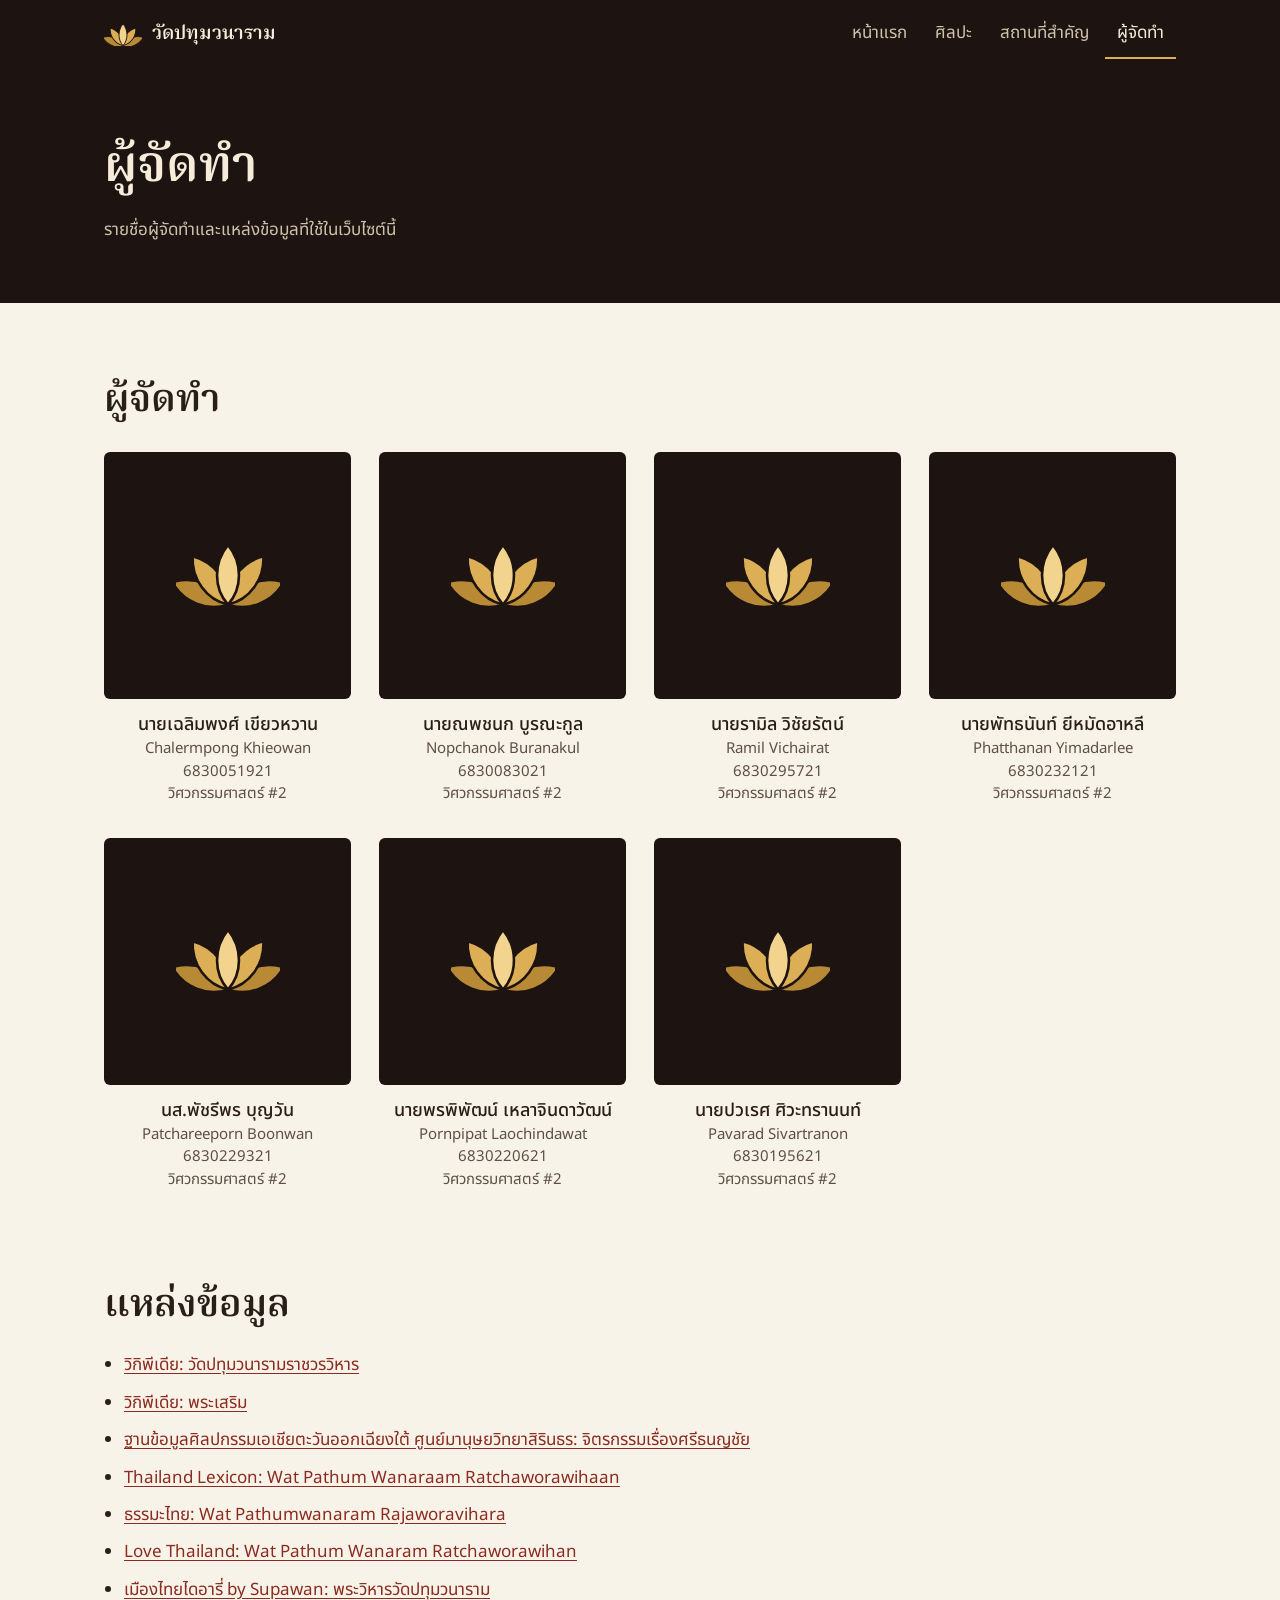
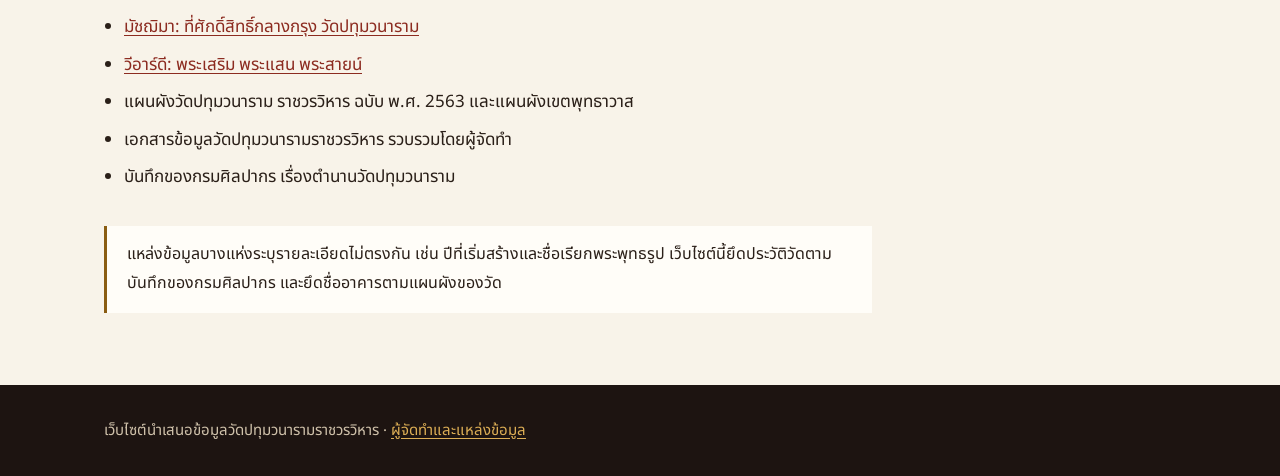
<file: credits.html>
<!doctype html>
<html lang="th">
<head>
  <meta charset="utf-8">
  <meta name="viewport" content="width=device-width, initial-scale=1">
  <title>ผู้จัดทำ | วัดปทุมวนาราม</title>
  <meta name="description" content="ผู้จัดทำและแหล่งข้อมูลของเว็บไซต์วัดปทุมวนาราม">
  <link rel="stylesheet" href="assets/css/style.css">
</head>
<body>
  <a class="skip" href="#main">ข้ามไปยังเนื้อหา</a>
  <header class="site-header">
    <div class="wrap">
      <a class="brand" href="index.html">วัดปทุมวนาราม</a>
      <nav class="site-nav" aria-label="เมนูหลัก">
        <a href="index.html">หน้าแรก</a>
        <a href="art.html">ศิลปะ</a>
        <a href="places.html">สถานที่สำคัญ</a>
        <a href="credits.html" aria-current="page">ผู้จัดทำ</a>
      </nav>
    </div>
  </header>

  <main id="main">
    <div class="page-head">
      <div class="wrap">
        <h1>ผู้จัดทำ</h1>
        <p>รายชื่อผู้จัดทำและแหล่งข้อมูลที่ใช้ในเว็บไซต์นี้</p>
      </div>
    </div>

    <section class="section">
      <div class="wrap">
        <h2>ผู้จัดทำ</h2>
        <ul class="team">
          <li><span class="avatar"></span><b>นายเฉลิมพงศ์ เขียวหวาน</b><span>Chalermpong Khieowan</span><span>6830051921</span><span>วิศวกรรมศาสตร์ #2</span></li>
          <li><span class="avatar"></span><b>นายณพชนก บูรณะกูล</b><span>Nopchanok Buranakul</span><span>6830083021</span><span>วิศวกรรมศาสตร์ #2</span></li>
          <li><span class="avatar"></span><b>นายรามิล วิชัยรัตน์</b><span>Ramil Vichairat</span><span>6830295721</span><span>วิศวกรรมศาสตร์ #2</span></li>
          <li><span class="avatar"></span><b>นายพัทธนันท์ ยีหมัดอาหลี</b><span>Phatthanan Yimadarlee</span><span>6830232121</span><span>วิศวกรรมศาสตร์ #2</span></li>
          <li><span class="avatar"></span><b>นส.พัชรีพร บุญวัน</b><span>Patchareeporn Boonwan</span><span>6830229321</span><span>วิศวกรรมศาสตร์ #2</span></li>
          <li><span class="avatar"></span><b>นายพรพิพัฒน์ เหลาจินดาวัฒน์</b><span>Pornpipat Laochindawat</span><span>6830220621</span><span>วิศวกรรมศาสตร์ #2</span></li>
          <li><span class="avatar"></span><b>นายปวเรศ ศิวะทรานนท์</b><span>Pavarad Sivartranon</span><span>6830195621</span><span>วิศวกรรมศาสตร์ #2</span></li>
        </ul>
      </div>
    </section>

    <section class="section" style="padding-top:0">
      <div class="wrap">
        <h2>แหล่งข้อมูล</h2>
        <ul class="sources">
          <li><a href="https://th.wikipedia.org/wiki/วัดปทุมวนารามราชวรวิหาร">วิกิพีเดีย: วัดปทุมวนารามราชวรวิหาร</a></li>
          <li><a href="https://th.wikipedia.org/wiki/พระเสริม">วิกิพีเดีย: พระเสริม</a></li>
          <li><a href="https://seaarts.sac.or.th/artwork/212?lang=en">ฐานข้อมูลศิลปกรรมเอเชียตะวันออกเฉียงใต้ ศูนย์มานุษยวิทยาสิรินธร: จิตรกรรมเรื่องศรีธนญชัย</a></li>
          <li><a href="https://thailex.info/THAILEX/THAILEXENG/lexicon/Thailand%20Lexicon%20-%20Wat%20Pathum%20Wanaraam%20Ratchaworawihaan%20(วัดปทุมวนารามราชวรวิหาร).htm">Thailand Lexicon: Wat Pathum Wanaraam Ratchaworawihaan</a></li>
          <li><a href="https://dhammathai.org/watthai/bangkok/eng/watpathumwanaram_e.php">ธรรมะไทย: Wat Pathumwanaram Rajaworavihara</a></li>
          <li><a href="https://www.lovethailand.org/travel/en/17-Bangkok/1075-Wat-Pathum-Wanaram-Ratchaworawihan-(Wat-Sa-Pathum).html">Love Thailand: Wat Pathum Wanaram Ratchaworawihan</a></li>
          <li><a href="https://www.blockdit.com/posts/64fa70b108b028e654a32dcd">เมืองไทยไดอารี่ by Supawan: พระวิหารวัดปทุมวนาราม</a></li>
          <li><a href="https://www.madchima.org/forum/index.php?topic=12571.0%3Bwap2">มัชฌิมา: ที่ศักดิ์สิทธิ์กลางกรุง วัดปทุมวนาราม</a></li>
          <li><a href="https://www.vrdee.com/dhamma/%E0%B8%9E%E0%B8%A3%E0%B8%B0%E0%B8%9E%E0%B8%B8%E0%B8%97%E0%B8%98/%E0%B8%9E%E0%B8%A3%E0%B8%B0%E0%B9%80%E0%B8%AA%E0%B8%A3%E0%B8%B4%E0%B8%A1-%E0%B8%9E%E0%B8%A3%E0%B8%B0%E0%B9%81%E0%B8%AA%E0%B8%99-%E0%B8%9E%E0%B8%A3%E0%B8%B0%E0%B8%AA%E0%B8%B2%E0%B8%A2%E0%B8%99%E0%B9%8C/">วีอาร์ดี: พระเสริม พระแสน พระสายน์</a></li>
          <li>แผนผังวัดปทุมวนาราม ราชวรวิหาร ฉบับ พ.ศ. 2563 และแผนผังเขตพุทธาวาส</li>
          <li>เอกสารข้อมูลวัดปทุมวนารามราชวรวิหาร รวบรวมโดยผู้จัดทำ</li>
          <li>บันทึกของกรมศิลปากร เรื่องตำนานวัดปทุมวนาราม</li>
        </ul>
        <div class="note"><p>แหล่งข้อมูลบางแห่งระบุรายละเอียดไม่ตรงกัน เช่น ปีที่เริ่มสร้างและชื่อเรียกพระพุทธรูป เว็บไซต์นี้ยึดประวัติวัดตามบันทึกของกรมศิลปากร และยึดชื่ออาคารตามแผนผังของวัด</p></div>
      </div>
    </section>

  </main>

  <footer class="site-footer">
    <div class="wrap"><p>เว็บไซต์นำเสนอข้อมูลวัดปทุมวนารามราชวรวิหาร · <a href="credits.html">ผู้จัดทำและแหล่งข้อมูล</a></p></div>
  </footer>
</body>
</html>
</file>
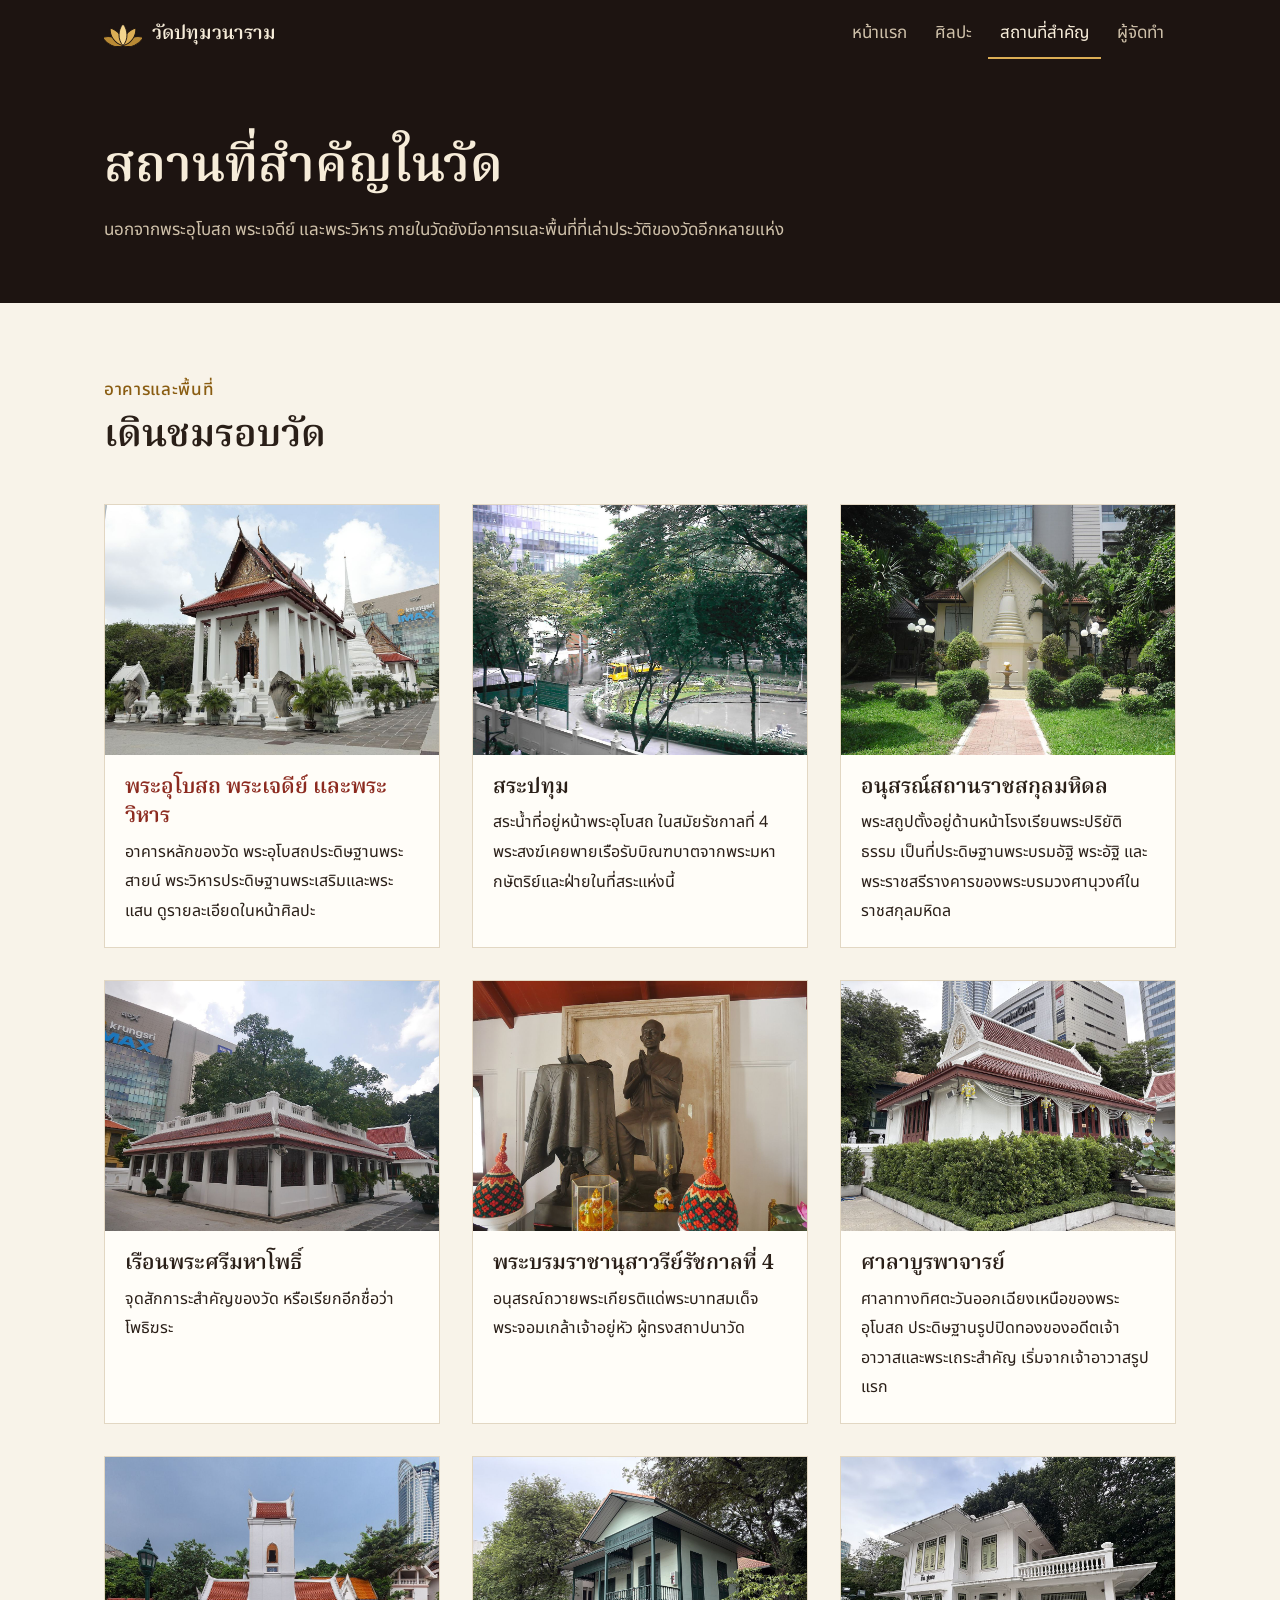
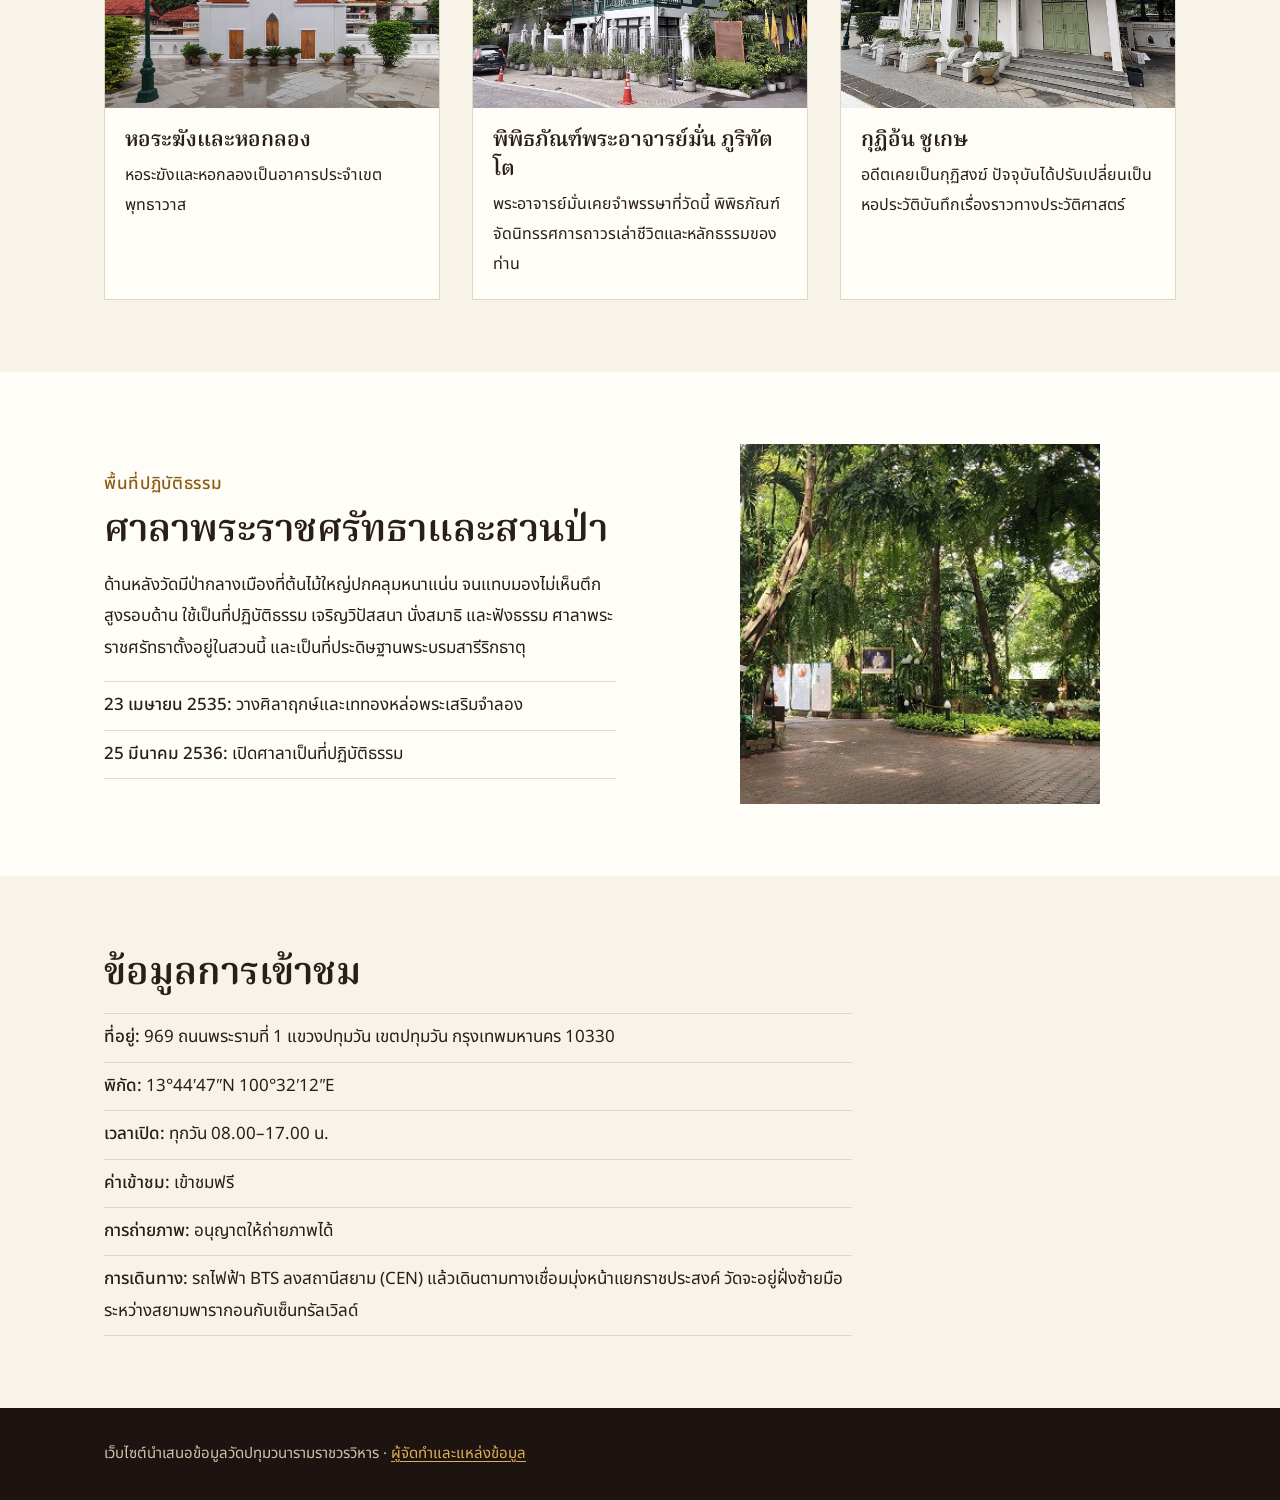
<file: places.html>
<!doctype html>
<html lang="th">
<head>
  <meta charset="utf-8">
  <meta name="viewport" content="width=device-width, initial-scale=1">
  <title>สถานที่สำคัญ | วัดปทุมวนาราม</title>
  <meta name="description" content="อาคารและสถานที่สำคัญภายในวัดปทุมวนารามราชวรวิหาร">
  <link rel="stylesheet" href="assets/css/style.css">
</head>
<body>
  <a class="skip" href="#main">ข้ามไปยังเนื้อหา</a>
  <header class="site-header">
    <div class="wrap">
      <a class="brand" href="index.html">วัดปทุมวนาราม</a>
      <nav class="site-nav" aria-label="เมนูหลัก">
        <a href="index.html">หน้าแรก</a>
        <a href="art.html">ศิลปะ</a>
        <a href="places.html" aria-current="page">สถานที่สำคัญ</a>
        <a href="credits.html">ผู้จัดทำ</a>
      </nav>
    </div>
  </header>

  <main id="main">
    <div class="page-head">
      <div class="wrap">
        <h1>สถานที่สำคัญในวัด</h1>
        <p>นอกจากพระอุโบสถ พระเจดีย์ และพระวิหาร ภายในวัดยังมีอาคารและพื้นที่ที่เล่าประวัติของวัดอีกหลายแห่ง</p>
      </div>
    </div>

    <section class="section">
      <div class="wrap">
        <p class="eyebrow">อาคารและพื้นที่</p>
        <h2>เดินชมรอบวัด</h2>
        <div class="cards">
          <a class="card" href="art.html#architecture">
            <img src="assets/img/hero.jpg" alt="พระอุโบสถ พระเจดีย์ และพระวิหาร" width="1400" height="933" loading="lazy">
            <div class="card-body">
              <h3>พระอุโบสถ พระเจดีย์ และพระวิหาร</h3>
              <p>อาคารหลักของวัด พระอุโบสถประดิษฐานพระสายน์ พระวิหารประดิษฐานพระเสริมและพระแสน ดูรายละเอียดในหน้าศิลปะ</p>
            </div>
          </a>
          <article class="card">
            <img src="assets/img/pond.jpg" alt="สระน้ำภายในวัดปทุมวนาราม" loading="lazy">
            <div class="card-body">
              <h3>สระปทุม</h3>
              <p>สระน้ำที่อยู่หน้าพระอุโบสถ ในสมัยรัชกาลที่ 4 พระสงฆ์เคยพายเรือรับบิณฑบาตจากพระมหากษัตริย์และฝ่ายในที่สระแห่งนี้</p>
            </div>
          </article>
          <article class="card">
            <img src="assets/img/mahidol.jpg" alt="อนุสรณ์สถานราชสกุลมหิดล อาคารสีครีมมีรูปสถูปนูนที่ด้านหน้า ล้อมด้วยสวน" width="1400" height="1050" loading="lazy">
            <div class="card-body">
              <h3>อนุสรณ์สถานราชสกุลมหิดล</h3>
              <p>พระสถูปตั้งอยู่ด้านหน้าโรงเรียนพระปริยัติธรรม เป็นที่ประดิษฐานพระบรมอัฐิ พระอัฐิ และพระราชสรีรางคารของพระบรมวงศานุวงศ์ในราชสกุลมหิดล</p>
            </div>
          </article>
          <article class="card">
            <img src="assets/img/bodhi.jpg" alt="เรือนพระศรีมหาโพธิ์ อาคารสีขาวล้อมต้นโพธิ์ใหญ่" width="1280" height="961" loading="lazy">
            <div class="card-body">
              <h3>เรือนพระศรีมหาโพธิ์</h3>
              <p>จุดสักการะสำคัญของวัด หรือเรียกอีกชื่อว่า โพธิฆระ</p>
            </div>
          </article>
          <article class="card">
            <img src="assets/img/rama4.jpg" alt="พระบรมรูปรัชกาลที่ 4 ประทับนั่งพนมมือ" width="1280" height="961" loading="lazy">
            <div class="card-body">
              <h3>พระบรมราชานุสาวรีย์รัชกาลที่ 4</h3>
              <p>อนุสรณ์ถวายพระเกียรติแด่พระบาทสมเด็จพระจอมเกล้าเจ้าอยู่หัว ผู้ทรงสถาปนาวัด</p>
            </div>
          </article>
          <article class="card">
            <img src="assets/img/buraphajarn.jpg" alt="ศาลาบูรพาจารย์" width="1400" height="1050" loading="lazy">
            <div class="card-body">
              <h3>ศาลาบูรพาจารย์</h3>
              <p>ศาลาทางทิศตะวันออกเฉียงเหนือของพระอุโบสถ ประดิษฐานรูปปิดทองของอดีตเจ้าอาวาสและพระเถระสำคัญ เริ่มจากเจ้าอาวาสรูปแรก</p>
            </div>
          </article>
          <article class="card">
            <img src="assets/img/belfry.jpg" alt="หอระฆังสีขาวของวัดปทุมวนาราม" width="1400" height="933" loading="lazy">
            <div class="card-body">
              <h3>หอระฆังและหอกลอง</h3>
              <p>หอระฆังและหอกลองเป็นอาคารประจำเขตพุทธาวาส</p>
            </div>
          </article>
          <article class="card">
            <img src="assets/img/museum.jpg" alt="พิพิธภัณฑ์พระอาจารย์มั่น ภูริทัตโต" width="1400" height="1050" loading="lazy">
            <div class="card-body">
              <h3>พิพิธภัณฑ์พระอาจารย์มั่น ภูริทัตโต</h3>
              <p>พระอาจารย์มั่นเคยจำพรรษาที่วัดนี้ พิพิธภัณฑ์จัดนิทรรศการถาวรเล่าชีวิตและหลักธรรมของท่าน</p>
            </div>
          </article>
          <article class="card">
            <img src="assets/img/on-chuket.jpg" alt="กุฏิอ้น ชูเกษ อาคารอนุรักษ์" loading="lazy">
            <div class="card-body">
              <h3>กุฏิอ้น ชูเกษ</h3>
              <p>อดีตเคยเป็นกุฏิสงฆ์ ปัจจุบันได้ปรับเปลี่ยนเป็นหอประวัติบันทึกเรื่องราวทางประวัติศาสตร์</p>
            </div>
          </article>
        </div>
      </div>
    </section>

    <section class="section" style="background:var(--paper)">
      <div class="wrap">
        <div class="feature" style="margin-top:0">
        <div>
          <p class="eyebrow">พื้นที่ปฏิบัติธรรม</p>
          <h2>ศาลาพระราชศรัทธาและสวนป่า</h2>
          <p>ด้านหลังวัดมีป่ากลางเมืองที่ต้นไม้ใหญ่ปกคลุมหนาแน่น จนแทบมองไม่เห็นตึกสูงรอบด้าน ใช้เป็นที่ปฏิบัติธรรม เจริญวิปัสสนา นั่งสมาธิ และฟังธรรม ศาลาพระราชศรัทธาตั้งอยู่ในสวนนี้ และเป็นที่ประดิษฐานพระบรมสารีริกธาตุ</p>
          <ul class="facts">
            <li><b>23 เมษายน 2535:</b> วางศิลาฤกษ์และเททองหล่อพระเสริมจำลอง</li>
            <li><b>25 มีนาคม 2536:</b> เปิดศาลาเป็นที่ปฏิบัติธรรม</li>
          </ul>
        </div>
          <figure class="forest">
            <img src="assets/img/forest-park.jpg" alt="ทางเดินในสวนป่าของวัด ร่มรื่นด้วยต้นไม้ใหญ่" width="331" height="331" loading="lazy">
          </figure>
        </div>
      </div>
    </section>

    <section class="section">
      <div class="wrap">
        <h2>ข้อมูลการเข้าชม</h2>
        <ul class="facts" style="max-width:44em">
          <li><b>ที่อยู่:</b> 969 ถนนพระรามที่ 1 แขวงปทุมวัน เขตปทุมวัน กรุงเทพมหานคร 10330</li>
          <li><b>พิกัด:</b> 13°44′47″N 100°32′12″E</li>
          <li><b>เวลาเปิด:</b> ทุกวัน 08.00–17.00 น.</li>
          <li><b>ค่าเข้าชม:</b> เข้าชมฟรี</li>
          <li><b>การถ่ายภาพ:</b> อนุญาตให้ถ่ายภาพได้</li>
          <li><b>การเดินทาง:</b> รถไฟฟ้า BTS ลงสถานีสยาม (CEN) แล้วเดินตามทางเชื่อมมุ่งหน้าแยกราชประสงค์ วัดจะอยู่ฝั่งซ้ายมือ ระหว่างสยามพารากอนกับเซ็นทรัลเวิลด์</li>
        </ul>
      </div>
    </section>
  </main>

  <footer class="site-footer">
    <div class="wrap"><p>เว็บไซต์นำเสนอข้อมูลวัดปทุมวนารามราชวรวิหาร · <a href="credits.html">ผู้จัดทำและแหล่งข้อมูล</a></p></div>
  </footer>
</body>
</html>
</file>
<file: assets/css/style.css>
@import url('https://fonts.googleapis.com/css2?family=Noto+Sans+Thai:wght@300;400;500;700&family=Noto+Serif+Thai:wght@400;600;700&display=swap');

:root {
  --ivory: #f8f3e9;
  --paper: #fffdf8;
  --ink: #2a1f18;
  --ink-soft: #5f5045;
  --lacquer: #1d1411;
  --on-lacquer: #f6ecd9;
  --on-lacquer-soft: #cfc1aa;
  --roof: #8c2b20;
  --gold: #8a5d12;
  --gold-bright: #dcae55;
  --line: #e2d7c3;
  --serif: 'Noto Serif Thai', serif;
  --sans: 'Noto Sans Thai', sans-serif;
  --wrap: 1120px;
}

* { box-sizing: border-box; }

html { scroll-behavior: smooth; scroll-padding-top: 88px; }

body {
  margin: 0;
  background: var(--ivory);
  color: var(--ink);
  font: 400 17px/1.85 var(--sans);
}

img { display: block; max-width: 100%; height: auto; }

a { color: var(--roof); text-underline-offset: 3px; }

:focus-visible { outline: 3px solid var(--gold-bright); outline-offset: 2px; }

h1, h2, h3 { font-family: var(--serif); font-weight: 600; line-height: 1.4; margin: 0; }

p { margin: 0 0 1em; }

.wrap { max-width: var(--wrap); margin: 0 auto; padding: 0 24px; }

.skip {
  position: absolute;
  left: 16px;
  top: -60px;
  background: var(--paper);
  padding: 8px 16px;
  z-index: 20;
}
.skip:focus { top: 8px; }

/* Header */
.site-header {
  position: sticky;
  top: 0;
  z-index: 10;
  background: var(--lacquer);
  color: var(--on-lacquer);
}
.site-header .wrap {
  display: flex;
  flex-wrap: wrap;
  align-items: center;
  justify-content: space-between;
  gap: 4px 24px;
  padding-top: 10px;
  padding-bottom: 10px;
}
.brand {
  display: inline-flex;
  align-items: center;
  gap: 10px;
  color: var(--on-lacquer);
  font: 600 19px/1.4 var(--serif);
  text-decoration: none;
}
.brand::before {
  content: '';
  width: 38px;
  height: 26px;
  background: url('../img/lotus.svg') center / contain no-repeat;
}
.site-nav { display: flex; flex-wrap: wrap; gap: 4px; }
.site-nav a {
  color: var(--on-lacquer-soft);
  padding: 8px 12px;
  min-height: 44px;
  display: inline-flex;
  align-items: center;
  text-decoration: none;
  border-bottom: 2px solid transparent;
  transition: color .2s;
}
.site-nav a:hover { color: var(--on-lacquer); }
.site-nav a[aria-current="page"] { color: var(--on-lacquer); border-bottom-color: var(--gold-bright); }

/* Hero */
.hero {
  display: grid;
  grid-template-columns: minmax(0, 1fr) auto;
  align-items: center;
  color: var(--on-lacquer);
  background: var(--lacquer) url('../img/thai-pattern.svg') 0 0 / 190px 190px;
}
.hero img {
  grid-column: 2;
  grid-row: 1;
  width: min(66vw, calc((100svh - 64px) * 1.5));
}
.hero .wrap {
  grid-column: 1;
  grid-row: 1;
  max-width: none;
  margin: 0;
  padding: 32px clamp(24px, 3vw, 56px);
  background: radial-gradient(closest-side, var(--lacquer) 72%, transparent);
}
.hero h1 { font-size: clamp(32px, 3vw, 56px); }
.hero p { max-width: 24em; margin: 12px 0 0; font-size: 19px; }

.page-head { background: var(--lacquer); color: var(--on-lacquer); padding: 64px 0 56px; }
.page-head h1 { font-size: clamp(34px, 5vw, 50px); }
.page-head p { max-width: 42em; margin: 12px 0 0; color: var(--on-lacquer-soft); }

.subnav { display: flex; flex-wrap: wrap; gap: 8px; margin-top: 28px; }
.subnav a {
  color: var(--on-lacquer);
  border: 1px solid #6a5642;
  padding: 8px 18px;
  min-height: 44px;
  display: inline-flex;
  align-items: center;
  text-decoration: none;
  transition: border-color .2s, color .2s;
}
.subnav a:hover { border-color: var(--gold-bright); color: var(--gold-bright); }

/* Sections */
.section { padding: 72px 0; }
.section-dark { background: var(--lacquer); color: var(--on-lacquer); }
.section-dark a { color: var(--gold-bright); }
.section-dark .lead, .section-dark figcaption { color: var(--on-lacquer-soft); }

.eyebrow { color: var(--gold); font-weight: 500; letter-spacing: .04em; margin: 0 0 4px; }
.section-dark .eyebrow { color: var(--gold-bright); }
.section h2 { font-size: clamp(28px, 4vw, 38px); margin-bottom: 12px; }
.lead { max-width: 44em; color: var(--ink-soft); }
.history {
  display: grid;
  grid-template-columns: minmax(0, 1fr) 340px;
  gap: 56px;
  align-items: center;
}
.history figure { margin: 0; }
.history img { width: 100%; }

/* Feature rows */
.feature {
  display: grid;
  grid-template-columns: 1fr 1fr;
  gap: 48px;
  align-items: center;
  margin-top: 56px;
}
.feature:nth-of-type(even) > figure { order: 2; }
.feature h3 { font-size: 26px; margin-bottom: 8px; }
.feature figure, .card figure { margin: 0; }
figcaption { color: var(--ink-soft); font-size: 14.5px; line-height: 1.6; margin-top: 8px; }
.feature .tall { width: 100%; max-width: 400px; justify-self: center; }
.tall img { width: 100%; }
.feature .forest { width: 100%; max-width: 360px; justify-self: center; }
.forest img { width: 100%; }

.facts { list-style: none; padding: 0; margin: 12px 0 0; border-top: 1px solid var(--line); }
.facts li { padding: 8px 0; border-bottom: 1px solid var(--line); }
.facts b { font-weight: 500; }

.plan { margin: 0; }
.plan img { width: 100%; border: 1px solid var(--line); }
.plan-scroll { overflow-x: auto; border: 1px solid var(--line); }
.plan-map { display: block; width: 100%; min-width: 760px; height: auto; }
.plan-map text {
  font: 700 23px var(--sans);
  fill: var(--ink);
  stroke: var(--paper);
  stroke-width: 7px;
  stroke-linejoin: round;
  paint-order: stroke;
}
.plan-map .halo { stroke: var(--paper); stroke-width: 7px; }
.plan-map .arrow { stroke: var(--roof); stroke-width: 3px; }

/* Mural stories */
.mural-group { margin-top: 48px; }
.mural-group h3 { font-size: 24px; margin-bottom: 12px; }
.pair {
  display: grid;
  grid-template-columns: minmax(0, 5fr) minmax(0, 6fr);
  gap: 36px;
  align-items: center;
  margin-top: 32px;
}
.pair img { width: auto; max-width: 100%; max-height: 420px; margin: 0 auto; }
.pair h4, .pair-wide h4 { font: 500 19px/1.5 var(--sans); margin: 0 0 4px; color: var(--gold-bright); }
.pair p, .pair-wide p { margin: 0; color: var(--on-lacquer-soft); }

.pair-wide { margin-top: 32px; }
.pair-images { display: grid; grid-template-columns: repeat(3, 1fr); gap: 16px; margin-top: 16px; }
.pair-images img { width: 100%; }

/* Cards */
.cards { display: grid; grid-template-columns: repeat(3, 1fr); gap: 32px; margin-top: 40px; }
.card { background: var(--paper); border: 1px solid var(--line); display: flex; flex-direction: column; }
.card img { aspect-ratio: 4 / 3; width: 100%; object-fit: cover; }
.card-body { padding: 18px 20px 20px; }
.card h3 { font-size: 21px; margin-bottom: 6px; }
.card p { margin: 0; font-size: 16px; }
a.card { color: inherit; text-decoration: none; transition: border-color .2s; }
a.card:hover { border-color: var(--gold); }
a.card h3 { color: var(--roof); }

.note {
  background: var(--paper);
  border-left: 3px solid var(--gold);
  padding: 14px 20px;
  margin-top: 32px;
  max-width: 48em;
  font-size: 16px;
}
.note p:last-child { margin: 0; }

/* Credits */
.team { display: grid; grid-template-columns: repeat(4, 1fr); gap: 32px 28px; margin-top: 24px; list-style: none; padding: 0; }
.team li { text-align: center; line-height: 1.5; }
.team .avatar {
  display: block;
  aspect-ratio: 1;
  margin-bottom: 12px;
  border-radius: 6px;
  background: var(--lacquer) url('../img/lotus.svg') center / 42% no-repeat;
}
.team b { display: block; font-weight: 500; font-size: 18px; }
.team li > span:not(.avatar) { display: block; color: var(--ink-soft); font-size: 15px; }
.sources { padding-left: 20px; }
.sources li { margin-bottom: 6px; overflow-wrap: anywhere; }

/* Footer */
.site-footer { background: var(--lacquer); color: var(--on-lacquer-soft); padding: 32px 0; font-size: 15px; }
.site-footer a { color: var(--gold-bright); }
.site-footer p { margin: 0; }

@media (max-width: 1100px) {
  .hero { grid-template-columns: 1fr; }
  .hero img { grid-column: 1; width: 100%; }
  .hero .wrap { grid-row: 2; padding: 28px 24px 36px; }
}

@media (max-width: 860px) {
  .feature { grid-template-columns: 1fr; gap: 20px; margin-top: 44px; }
  .feature:nth-of-type(even) > figure { order: 0; }
  .cards, .team { grid-template-columns: repeat(2, 1fr); gap: 20px; }
  .pair { grid-template-columns: 1fr; gap: 14px; }
  .pair-images { grid-template-columns: 1fr; }
  .history { grid-template-columns: 1fr; gap: 28px; }
  .history figure { width: 100%; max-width: 340px; margin: 0 auto; }
  .section { padding: 56px 0; }
}

@media (max-width: 560px) {
  body { font-size: 16px; }
  .wrap { padding: 0 16px; }
  .site-header { position: static; }
  html { scroll-padding-top: 16px; }
  .hero .wrap { padding: 24px 16px 32px; }
  .cards { grid-template-columns: 1fr; }
  .site-nav { margin-left: -7px; gap: 0; }
  .site-nav a { padding: 8px 7px; font-size: 15px; }
  .hero p { font-size: 17px; }
}

@media (prefers-reduced-motion: reduce) {
  html { scroll-behavior: auto; }
  * { transition: none !important; }
}
</file>
